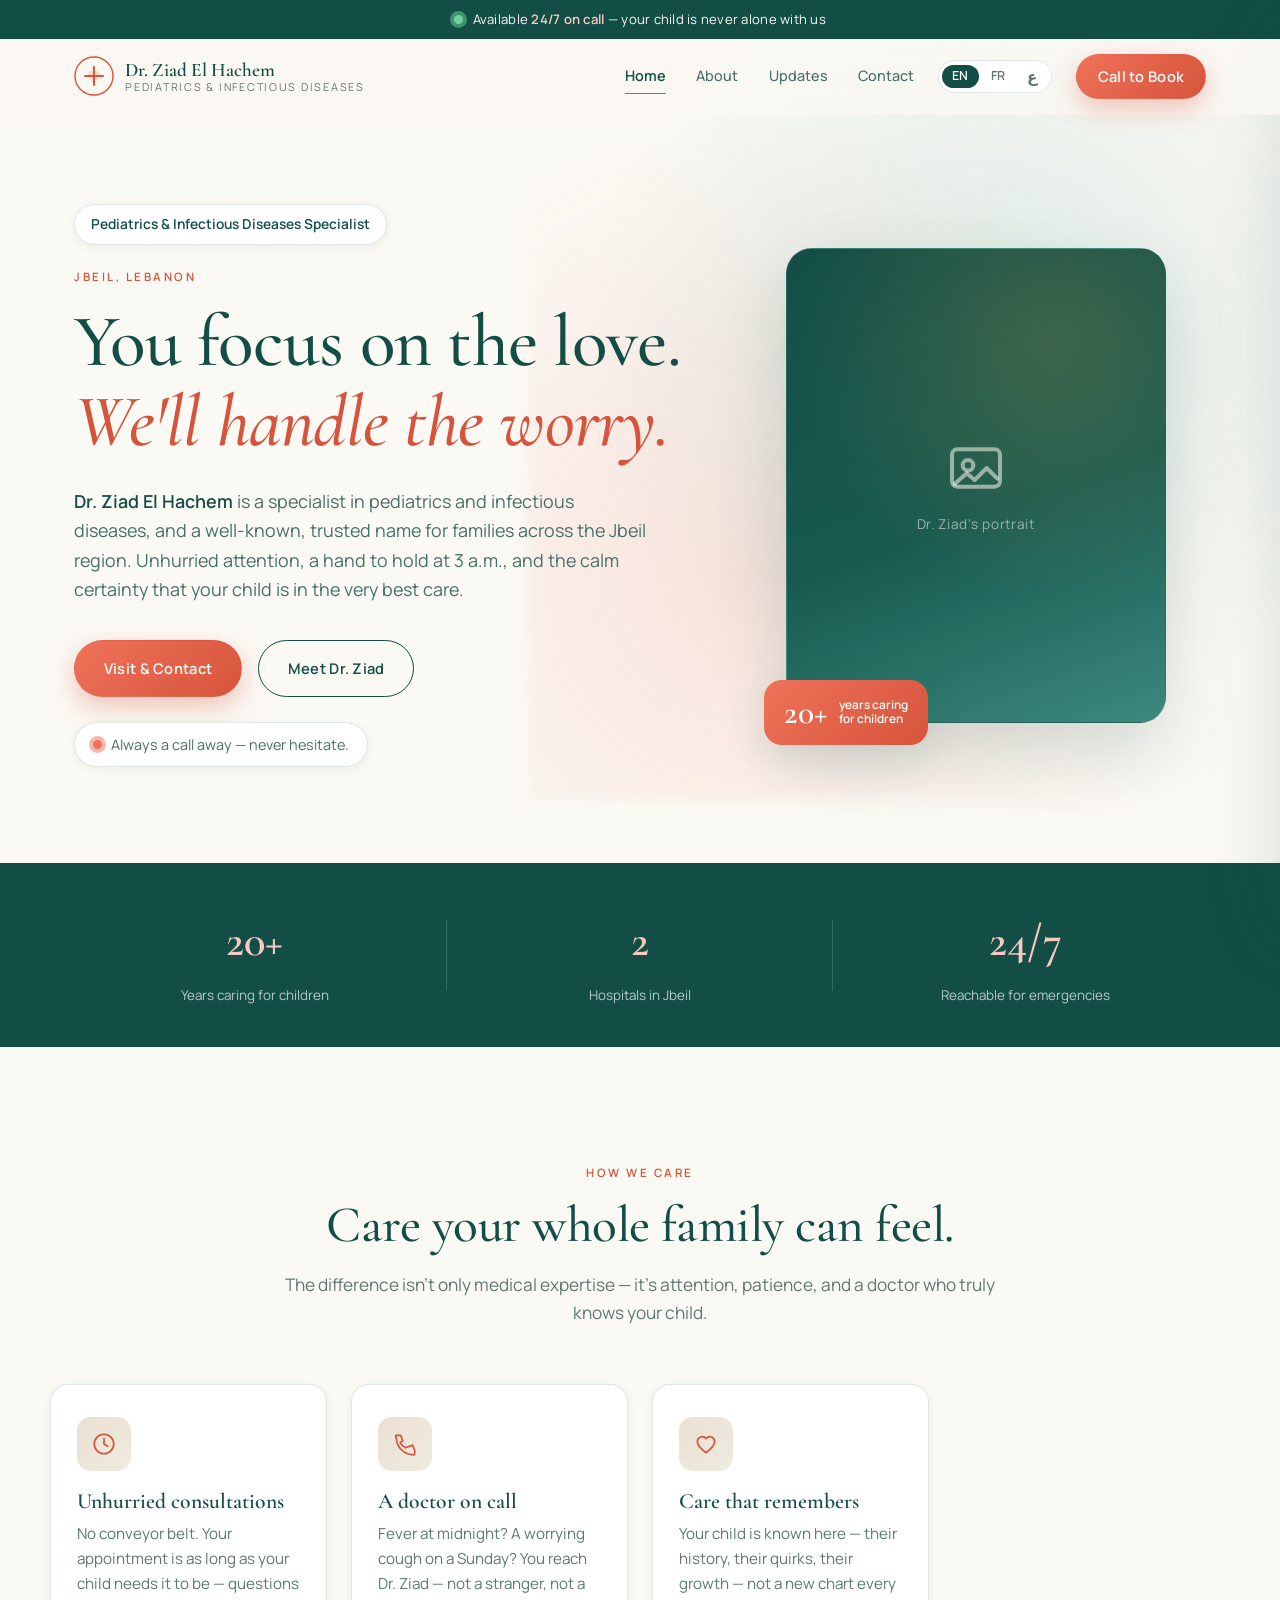
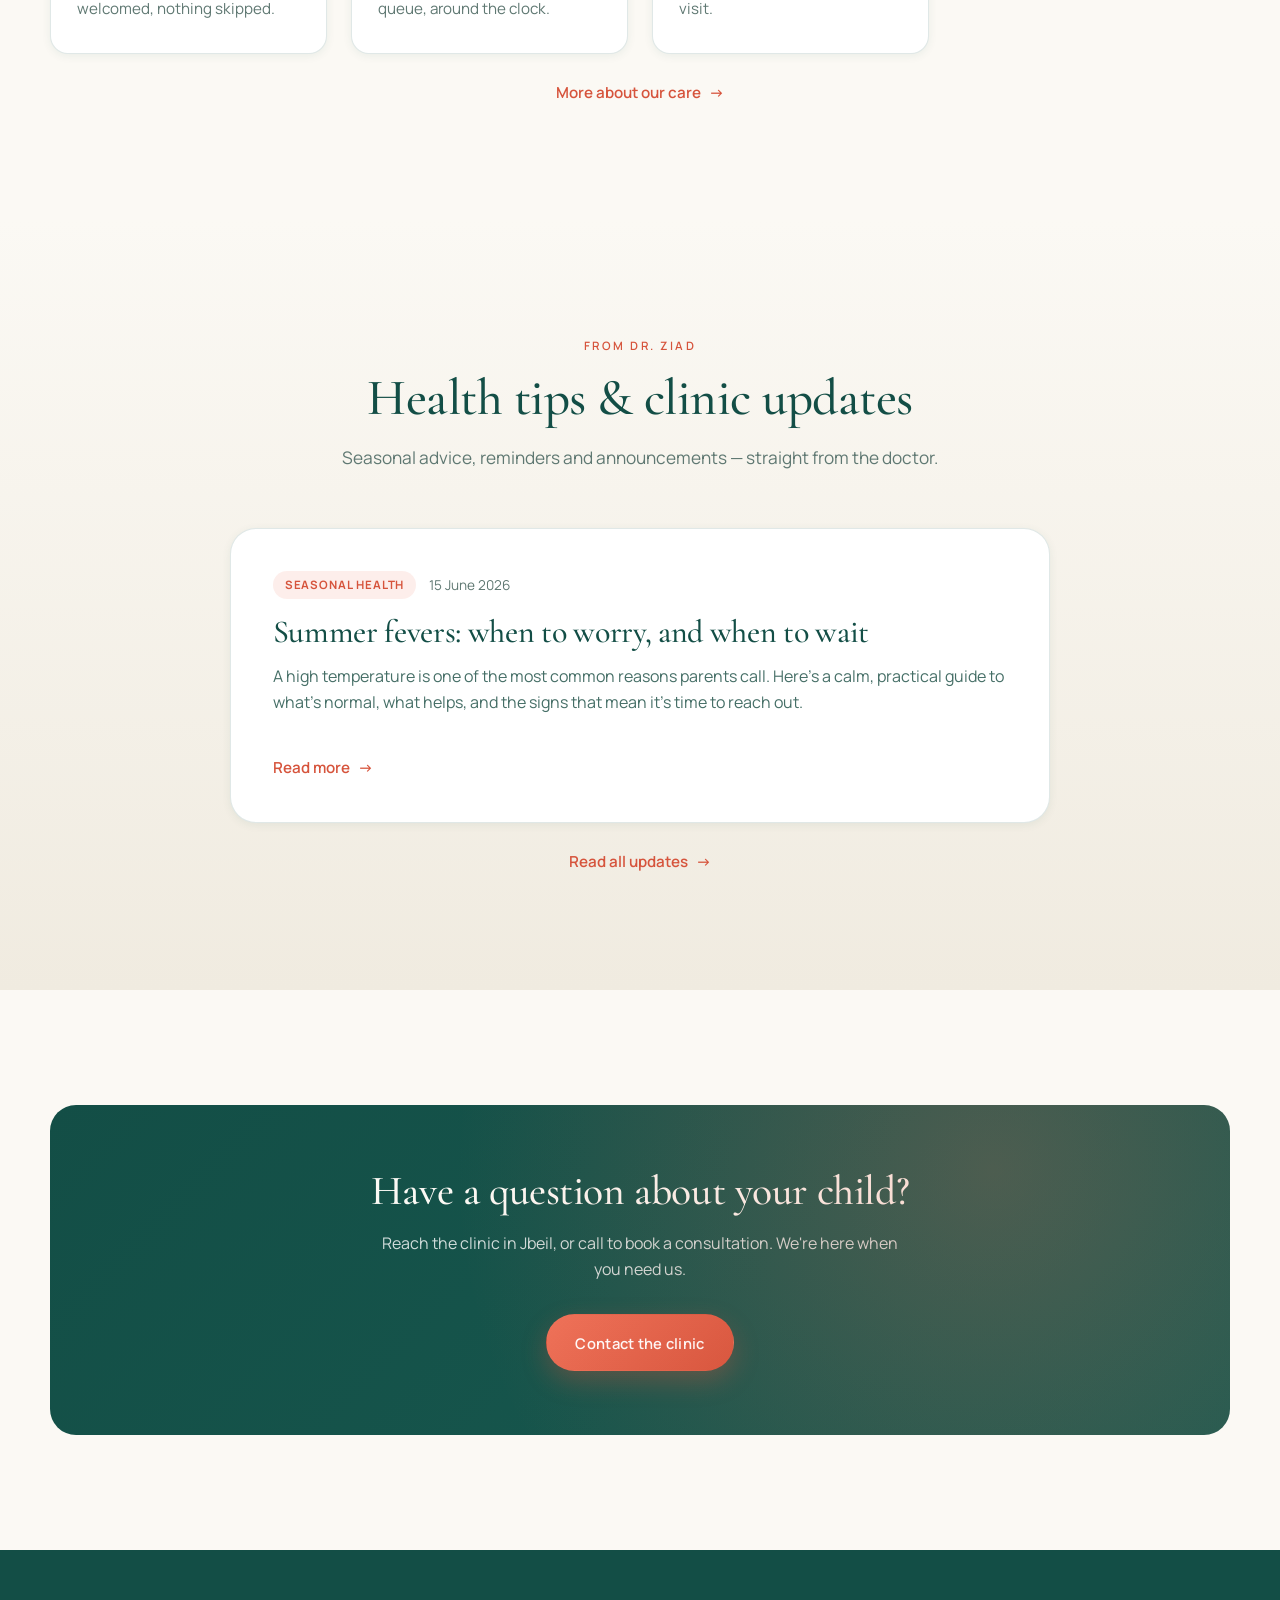
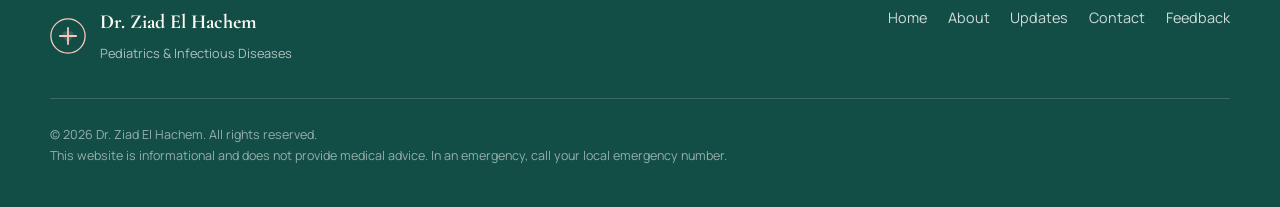
<file: index.html>
<!DOCTYPE html>
<html lang="en" dir="ltr">
<head>
  <meta charset="UTF-8" />
  <meta name="viewport" content="width=device-width, initial-scale=1.0" />
  <title>Dr. Ziad El Hachem — Pediatrics &amp; Infectious Diseases, Jbeil</title>
  <meta name="description" content="Dr. Ziad El Hachem — Pediatrics & Infectious Diseases specialist in Jbeil, Lebanon. Attentive, trusted care for your child, available 24/7 on call." />
  <meta name="theme-color" content="#134e46" />
  <meta property="og:title" content="Dr. Ziad El Hachem — Pediatric & Infectious Diseases Care" />
  <meta property="og:description" content="Trusted pediatric care in Jbeil. You focus on the love — we'll handle the worry." />
  <meta property="og:type" content="website" />

  <link rel="preconnect" href="https://fonts.googleapis.com" />
  <link rel="preconnect" href="https://fonts.gstatic.com" crossorigin />
  <link href="https://fonts.googleapis.com/css2?family=Cormorant+Garamond:ital,wght@0,400;0,500;0,600;1,400&family=Manrope:wght@300;400;500;600;700&family=Amiri:wght@400;700&family=Tajawal:wght@300;400;500;700&display=swap" rel="stylesheet" />
  <link rel="stylesheet" href="css/styles.css?v=2" />
</head>
<body>

  <!-- ===== Top on-call bar ===== -->
  <div class="topbar">
    <div class="topbar__inner">
      <span class="pulse" aria-hidden="true"></span>
      <span data-i18n-html="topbar">Available <strong>24/7 on call</strong> — your child is never alone with us</span>
    </div>
  </div>

  <!-- ===== Navigation ===== -->
  <header class="nav" id="nav">
    <div class="nav__inner">
      <a href="index.html" class="brand" aria-label="Dr. Ziad El Hachem — home">
        <span class="brand__mark" aria-hidden="true"><svg viewBox="0 0 40 40" width="40" height="40"><use href="#logo-mark"></use></svg></span>
        <span class="brand__text">
          <span class="brand__name">Dr. Ziad El Hachem</span>
          <span class="brand__role" data-i18n="brand.role">Pediatrics &amp; Infectious Diseases</span>
        </span>
      </a>
      <nav class="nav__links" aria-label="Primary">
        <a href="index.html" class="is-active" data-i18n="nav.home">Home</a>
        <a href="about.html" data-i18n="nav.about">About</a>
        <a href="updates.html" data-i18n="nav.updates">Updates</a>
        <a href="contact.html" data-i18n="nav.contact">Contact</a>
      </nav>
      <div class="lang-switch nav__lang" id="langSwitch" role="group" aria-label="Language">
        <button type="button" data-lang="en">EN</button>
        <button type="button" data-lang="fr">FR</button>
        <button type="button" data-lang="ar" lang="ar">ع</button>
      </div>
      <a href="contact.html" class="btn btn--gold nav__cta" data-i18n="nav.cta">Call to Book</a>
      <button class="nav__burger" id="burger" aria-label="Open menu" aria-expanded="false"><span></span><span></span><span></span></button>
    </div>
  </header>

  <!-- ===== Mobile menu ===== -->
  <div class="mobile-menu" id="mobileMenu" aria-hidden="true">
    <a href="index.html" data-i18n="nav.home">Home</a>
    <a href="about.html" data-i18n="nav.about">About</a>
    <a href="updates.html" data-i18n="nav.updates">Updates</a>
    <a href="contact.html" data-i18n="nav.contact">Contact</a>
    <div class="lang-switch mobile-menu__lang" role="group" aria-label="Language">
      <button type="button" data-lang="en">EN</button>
      <button type="button" data-lang="fr">FR</button>
      <button type="button" data-lang="ar" lang="ar">ع</button>
    </div>
    <a href="contact.html" class="btn btn--gold" data-i18n="nav.cta">Call to Book</a>
  </div>

  <main>
    <!-- ===== Hero ===== -->
    <section class="hero" id="home">
      <div class="hero__glow" aria-hidden="true"></div>
      <div class="hero__inner reveal">
        <span class="cred"><span data-i18n="home.cred">Pediatrics &amp; Infectious Diseases Specialist</span></span>
        <p class="eyebrow" data-i18n="hero.eyebrow">Jbeil, Lebanon</p>
        <h1 class="hero__title" data-i18n-html="hero.title">You focus on the love.<br /><span class="accent">We'll handle the worry.</span></h1>
        <p class="hero__lead" data-i18n-html="hero.lead">
          <strong>Dr. Ziad El Hachem</strong> is a specialist in pediatrics and infectious diseases,
          and a well-known, trusted name for families across the Jbeil region. Unhurried attention, a hand
          to hold at 3 a.m., and the calm certainty that your child is in the very best care.
        </p>
        <div class="hero__actions">
          <a href="contact.html" class="btn btn--gold" data-i18n="hero.cta1">Visit &amp; Contact</a>
          <a href="about.html" class="btn btn--ghost" data-i18n="hero.cta2">Meet Dr. Ziad</a>
        </div>
        <div class="hero__assurance">
          <span class="pulse pulse--gold" aria-hidden="true"></span>
          <span data-i18n="hero.assurance">Always a call away — never hesitate.</span>
        </div>
      </div>
      <div class="hero__portrait reveal">
        <div class="portrait-frame">
          <!-- Replace with: <img src="assets/dr-ziad.jpg" alt="Dr. Ziad El Hachem" /> -->
          <div class="portrait-placeholder">
            <svg viewBox="0 0 24 24" width="64" height="64"><use href="#icon-photo"></use></svg>
            <span data-i18n="portrait.caption">Dr. Ziad's portrait</span>
          </div>
          <div class="portrait-badge">
            <strong>20+</strong>
            <span data-i18n-html="badge.text">years caring<br />for children</span>
          </div>
        </div>
      </div>
    </section>

    <!-- ===== Trust strip ===== -->
    <section class="trust">
      <div class="trust__inner">
        <div class="trust__item reveal"><span class="trust__num">20+</span><span class="trust__label" data-i18n="trust.1">Years caring for children</span></div>
        <div class="trust__item reveal"><span class="trust__num">2</span><span class="trust__label" data-i18n="trust.2">Hospitals in Jbeil</span></div>
        <div class="trust__item reveal"><span class="trust__num">24/7</span><span class="trust__label" data-i18n="trust.3">Reachable for emergencies</span></div>
      </div>
    </section>

    <!-- ===== Care teaser ===== -->
    <section class="section">
      <div class="section__inner">
        <div class="section__head reveal">
          <p class="eyebrow" data-i18n="home.care.eyebrow">How we care</p>
          <h2 data-i18n="home.care.title">Care your whole family can feel.</h2>
          <p class="section__sub" data-i18n="home.care.sub">The difference isn't only medical expertise — it's attention, patience, and a doctor who truly knows your child.</p>
        </div>
        <div class="cards">
          <article class="card reveal">
            <div class="card__icon"><svg viewBox="0 0 24 24" width="26" height="26"><use href="#icon-clock"></use></svg></div>
            <h3 data-i18n="card1.title">Unhurried consultations</h3>
            <p data-i18n="card1.desc">No conveyor belt. Your appointment is as long as your child needs it to be — questions welcomed, nothing skipped.</p>
          </article>
          <article class="card reveal">
            <div class="card__icon"><svg viewBox="0 0 24 24" width="26" height="26"><use href="#icon-phone"></use></svg></div>
            <h3 data-i18n="card2.title">A doctor on call</h3>
            <p data-i18n="card2.desc">Fever at midnight? A worrying cough on a Sunday? You reach Dr. Ziad — not a stranger, not a queue, around the clock.</p>
          </article>
          <article class="card reveal">
            <div class="card__icon"><svg viewBox="0 0 24 24" width="26" height="26"><use href="#icon-heart"></use></svg></div>
            <h3 data-i18n="card3.title">Care that remembers</h3>
            <p data-i18n="card3.desc">Your child is known here — their history, their quirks, their growth — not a new chart every visit.</p>
          </article>
        </div>
        <div style="text-align:center"><a href="about.html" class="link-arrow" data-i18n="home.care.link">More about our care</a></div>
      </div>
    </section>

    <!-- ===== Updates teaser ===== -->
    <section class="section" style="background:linear-gradient(180deg,var(--cream) 0%,var(--cream-2) 100%)">
      <div class="section__inner">
        <div class="section__head reveal">
          <p class="eyebrow" data-i18n="home.upd.eyebrow">From Dr. Ziad</p>
          <h2 data-i18n="home.upd.title">Health tips &amp; clinic updates</h2>
          <p class="section__sub" data-i18n="home.upd.sub">Seasonal advice, reminders and announcements — straight from the doctor.</p>
        </div>
        <div class="posts">
          <article class="post reveal">
            <div class="post__meta">
              <span class="post__tag" data-i18n="post1.tag">Seasonal health</span>
              <span class="post__date" data-i18n="post1.date">15 June 2026</span>
            </div>
            <h2 data-i18n="post1.title">Summer fevers: when to worry, and when to wait</h2>
            <p data-i18n="post1.excerpt">A high temperature is one of the most common reasons parents call. Here's a calm, practical guide to what's normal, what helps, and the signs that mean it's time to reach out.</p>
            <a href="updates.html" class="link-arrow" data-i18n="home.upd.read">Read more</a>
          </article>
        </div>
        <div style="text-align:center"><a href="updates.html" class="link-arrow" data-i18n="home.upd.link">Read all updates</a></div>
      </div>
    </section>

    <!-- ===== CTA band ===== -->
    <section class="section">
      <div class="section__inner">
        <div class="cta-band reveal">
          <h2 data-i18n="home.cta.title">Have a question about your child?</h2>
          <p data-i18n="home.cta.sub">Reach the clinic in Jbeil, or call to book a consultation. We're here when you need us.</p>
          <a href="contact.html" class="btn btn--gold" data-i18n="home.cta.btn">Contact the clinic</a>
        </div>
      </div>
    </section>
  </main>

  <!-- ===== Footer ===== -->
  <footer class="footer">
    <div class="footer__inner">
      <div class="footer__brand">
        <span class="brand__mark" aria-hidden="true"><svg viewBox="0 0 40 40" width="36" height="36"><use href="#logo-mark"></use></svg></span>
        <div><strong>Dr. Ziad El Hachem</strong><span data-i18n="brand.role">Pediatrics &amp; Infectious Diseases · Jbeil, Lebanon</span></div>
      </div>
      <nav class="footer__links" aria-label="Footer">
        <a href="index.html" data-i18n="nav.home">Home</a>
        <a href="about.html" data-i18n="nav.about">About</a>
        <a href="updates.html" data-i18n="nav.updates">Updates</a>
        <a href="contact.html" data-i18n="nav.contact">Contact</a>
        <a href="feedback.html" data-i18n="nav.feedback">Feedback</a>
      </nav>
      <p class="footer__legal">© <span id="year"></span> Dr. Ziad El Hachem. <span data-i18n="footer.rights">All rights reserved.</span><br />
        <span data-i18n="footer.disc">This website is informational and does not provide medical advice. In an emergency, call your local emergency number.</span></p>
    </div>
  </footer>

  <!-- ===== SVG sprite ===== -->
  <svg width="0" height="0" style="position:absolute" aria-hidden="true"><defs>
    <symbol id="logo-mark" viewBox="0 0 40 40"><circle cx="20" cy="20" r="19" fill="none" stroke="currentColor" stroke-width="1.4"/><path d="M20 11v18M11 20h18" stroke="currentColor" stroke-width="2" stroke-linecap="round"/><path d="M20 27c4-3 6-5.5 6-8.4A3.4 3.4 0 0 0 20 16a3.4 3.4 0 0 0-6 2.6c0 2.9 2 5.4 6 8.4Z" fill="currentColor" opacity=".18"/></symbol>
    <symbol id="icon-photo" viewBox="0 0 24 24" fill="none" stroke="currentColor" stroke-width="1.5" stroke-linecap="round" stroke-linejoin="round"><rect x="3" y="5" width="18" height="14" rx="2"/><circle cx="9" cy="11" r="2"/><path d="m4 18 4.5-4 3 2.5L16 12l4 4"/></symbol>
    <symbol id="icon-shield" viewBox="0 0 24 24" fill="none" stroke="currentColor" stroke-width="1.6" stroke-linecap="round" stroke-linejoin="round"><path d="M12 3 5 6v5c0 4.4 3 8.3 7 9.5 4-1.2 7-5.1 7-9.5V6l-7-3Z"/><path d="m9 12 2 2 4-4"/></symbol>
    <symbol id="icon-check" viewBox="0 0 24 24" fill="none" stroke="currentColor" stroke-width="1.8" stroke-linecap="round" stroke-linejoin="round"><path d="m5 12 4.5 4.5L19 7"/></symbol>
    <symbol id="icon-clock" viewBox="0 0 24 24" fill="none" stroke="currentColor" stroke-width="1.6" stroke-linecap="round" stroke-linejoin="round"><circle cx="12" cy="12" r="9"/><path d="M12 7v5l3.5 2"/></symbol>
    <symbol id="icon-phone" viewBox="0 0 24 24" fill="none" stroke="currentColor" stroke-width="1.6" stroke-linecap="round" stroke-linejoin="round"><path d="M5 4h3l2 5-2.5 1.5a11 11 0 0 0 5 5L19 13l2 5v3a1 1 0 0 1-1 1A16 16 0 0 1 4 6a1 1 0 0 1 1-2Z"/></symbol>
    <symbol id="icon-heart" viewBox="0 0 24 24" fill="none" stroke="currentColor" stroke-width="1.6" stroke-linecap="round" stroke-linejoin="round"><path d="M12 20c5-3.5 8-6.5 8-10.5A4.5 4.5 0 0 0 12 7a4.5 4.5 0 0 0-8 2.5C4 13.5 7 16.5 12 20Z"/></symbol>
    <symbol id="icon-baby" viewBox="0 0 24 24" fill="none" stroke="currentColor" stroke-width="1.5" stroke-linecap="round" stroke-linejoin="round"><circle cx="12" cy="9" r="5"/><path d="M9 8.5h.01M15 8.5h.01M10 12c.8.7 3.2.7 4 0"/><path d="M5 21c1.5-3 4-4.5 7-4.5S17.5 18 19 21"/></symbol>
    <symbol id="icon-growth" viewBox="0 0 24 24" fill="none" stroke="currentColor" stroke-width="1.6" stroke-linecap="round" stroke-linejoin="round"><path d="M4 20V4M4 20h16"/><path d="m7 15 3.5-3.5L13 14l5-6"/></symbol>
    <symbol id="icon-syringe" viewBox="0 0 24 24" fill="none" stroke="currentColor" stroke-width="1.6" stroke-linecap="round" stroke-linejoin="round"><path d="m18 6-9 9-3 3-2 2M14 4l6 6M16 8l-3 3M9 11l4 4"/></symbol>
    <symbol id="icon-stethoscope" viewBox="0 0 24 24" fill="none" stroke="currentColor" stroke-width="1.6" stroke-linecap="round" stroke-linejoin="round"><path d="M5 3v6a4 4 0 0 0 8 0V3"/><path d="M9 17a5 5 0 0 0 10 0v-2"/><circle cx="19" cy="12" r="2"/></symbol>
    <symbol id="icon-clipboard" viewBox="0 0 24 24" fill="none" stroke="currentColor" stroke-width="1.5" stroke-linecap="round" stroke-linejoin="round"><rect x="5" y="5" width="14" height="16" rx="2"/><path d="M9 5V4a1 1 0 0 1 1-1h4a1 1 0 0 1 1 1v1M9 11h6M9 15h4"/></symbol>
    <symbol id="icon-chat" viewBox="0 0 24 24" fill="none" stroke="currentColor" stroke-width="1.5" stroke-linecap="round" stroke-linejoin="round"><path d="M4 5h16v11H9l-4 3v-3H4Z"/></symbol>
    <symbol id="icon-hospital" viewBox="0 0 24 24" fill="none" stroke="currentColor" stroke-width="1.5" stroke-linecap="round" stroke-linejoin="round"><path d="M4 21V7l8-4 8 4v14"/><path d="M4 21h16M12 8v6M9 11h6M9 21v-4h6v4"/></symbol>
    <symbol id="icon-pin" viewBox="0 0 24 24" fill="none" stroke="currentColor" stroke-width="1.6" stroke-linecap="round" stroke-linejoin="round"><path d="M12 21s7-5.5 7-11a7 7 0 0 0-14 0c0 5.5 7 11 7 11Z"/><circle cx="12" cy="10" r="2.5"/></symbol>
    <symbol id="icon-mail" viewBox="0 0 24 24" fill="none" stroke="currentColor" stroke-width="1.6" stroke-linecap="round" stroke-linejoin="round"><rect x="3" y="5" width="18" height="14" rx="2"/><path d="m4 7 8 6 8-6"/></symbol>
    <symbol id="icon-virus" viewBox="0 0 24 24" fill="none" stroke="currentColor" stroke-width="1.6" stroke-linecap="round" stroke-linejoin="round"><circle cx="12" cy="12" r="4.5"/><path d="M12 3v3M12 18v3M3 12h3M18 12h3M5.6 5.6l2.1 2.1M16.3 16.3l2.1 2.1M18.4 5.6l-2.1 2.1M7.7 16.3l-2.1 2.1"/></symbol>
    <symbol id="icon-facebook" viewBox="0 0 24 24"><path fill="currentColor" d="M13.5 21v-7h2.3l.4-2.85h-2.7V9.3c0-.8.23-1.4 1.42-1.4H16.4V5.36c-.27-.04-1.18-.12-2.24-.12-2.22 0-3.74 1.36-3.74 3.84v2.07H8v2.85h2.42V21z"/></symbol>
    <symbol id="icon-instagram" viewBox="0 0 24 24" fill="none" stroke="currentColor" stroke-width="1.6"><rect x="4" y="4" width="16" height="16" rx="5"/><circle cx="12" cy="12" r="3.6"/><circle cx="16.6" cy="7.4" r="1.1" fill="currentColor" stroke="none"/></symbol>
    <symbol id="icon-link" viewBox="0 0 24 24" fill="none" stroke="currentColor" stroke-width="1.6" stroke-linecap="round" stroke-linejoin="round"><path d="M9 15 15 9M10.5 6.5l1-1a3.5 3.5 0 0 1 5 5l-1 1M13.5 17.5l-1 1a3.5 3.5 0 0 1-5-5l1-1"/></symbol>
  </defs></svg>

  <script src="js/i18n.js?v=2"></script>
  <script src="js/main.js?v=2"></script>
</body>
</html>
</file>
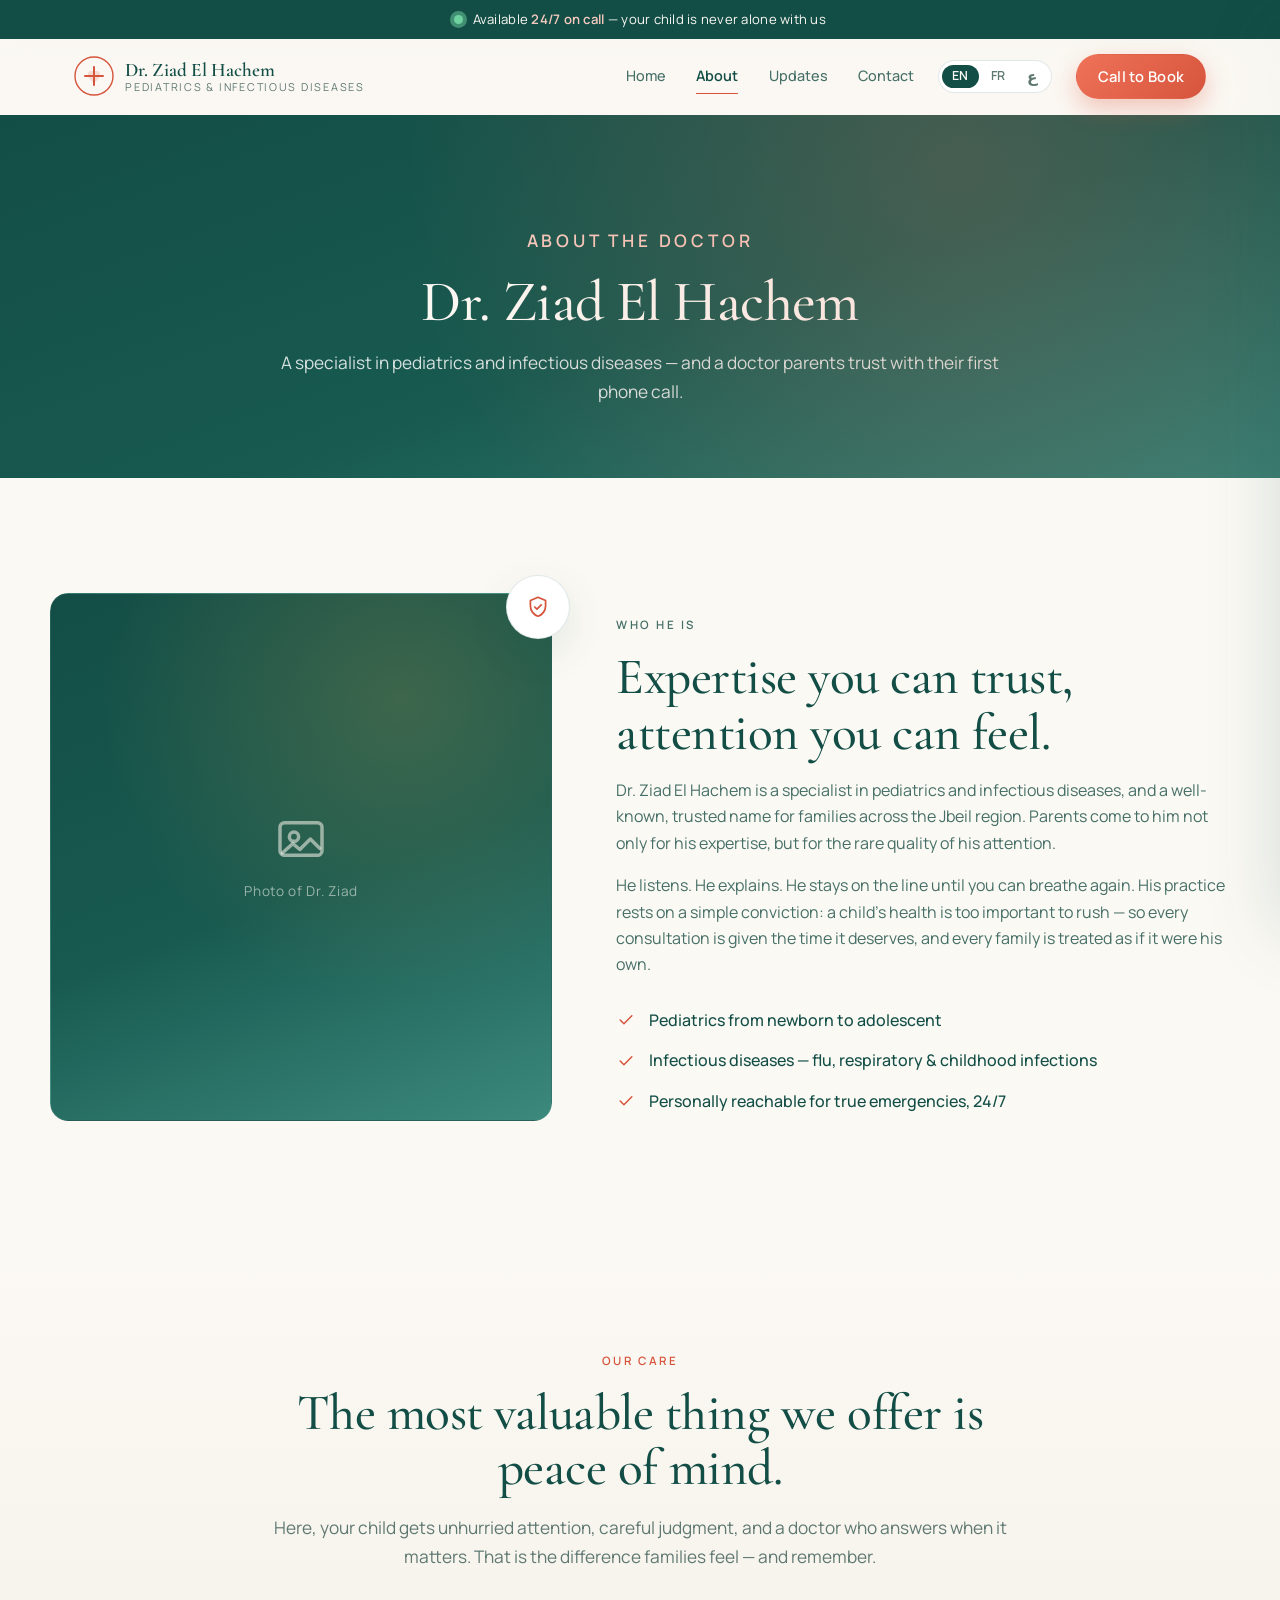
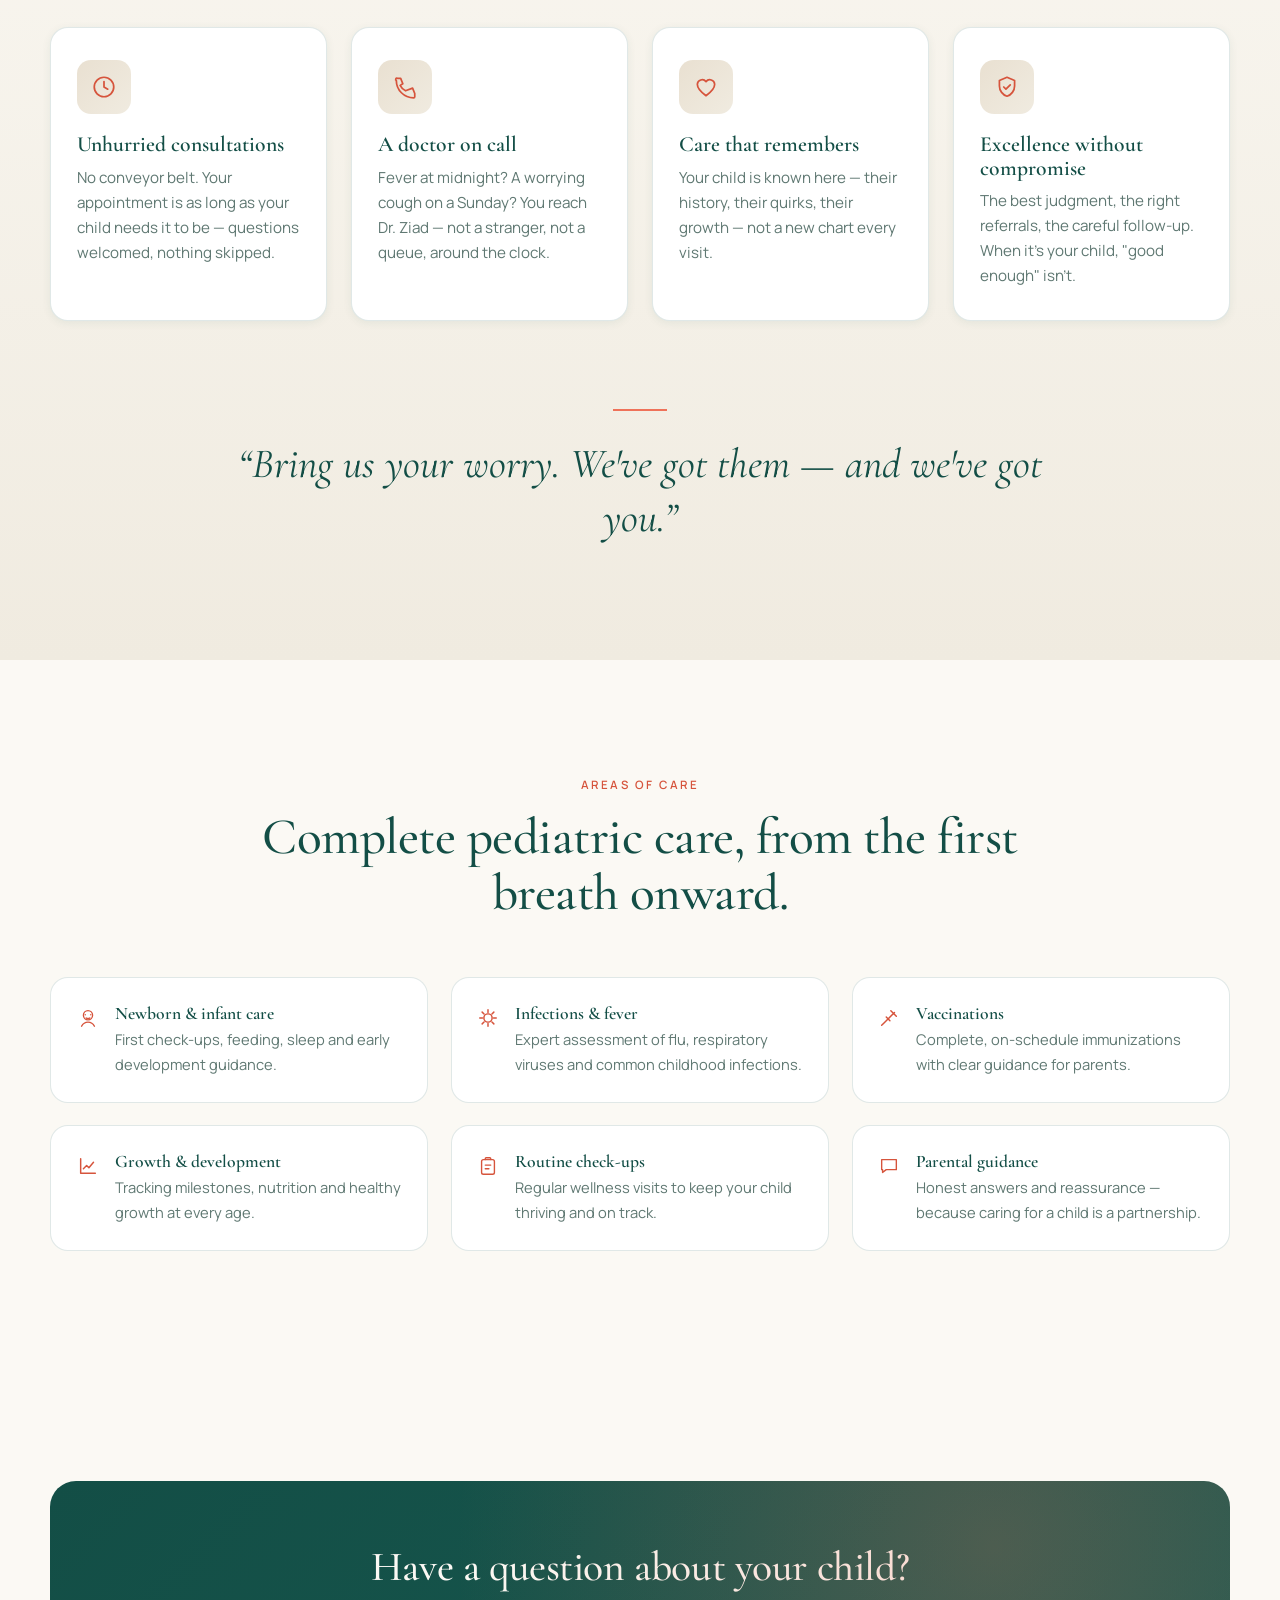
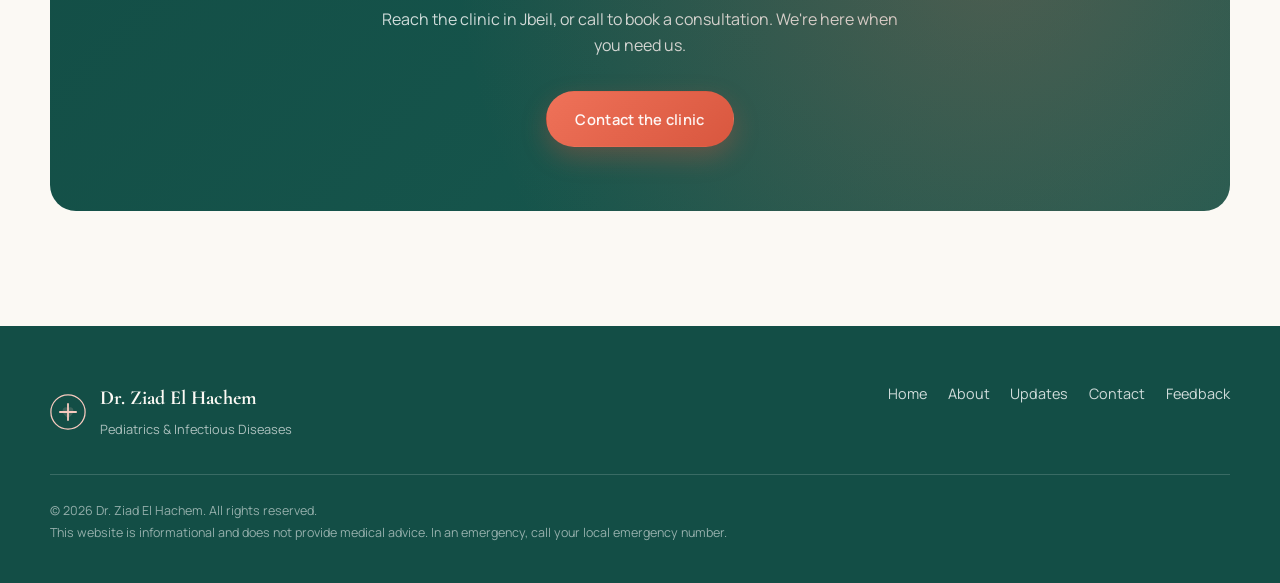
<file: about.html>
<!DOCTYPE html>
<html lang="en" dir="ltr">
<head>
  <meta charset="UTF-8" />
  <meta name="viewport" content="width=device-width, initial-scale=1.0" />
  <title>About — Dr. Ziad El Hachem, Pediatrics &amp; Infectious Diseases</title>
  <meta name="description" content="About Dr. Ziad El Hachem — a specialist in pediatrics and infectious diseases in Jbeil, Lebanon, and the philosophy of care behind his practice." />
  <meta name="theme-color" content="#134e46" />
  <link rel="preconnect" href="https://fonts.googleapis.com" />
  <link rel="preconnect" href="https://fonts.gstatic.com" crossorigin />
  <link href="https://fonts.googleapis.com/css2?family=Cormorant+Garamond:ital,wght@0,400;0,500;0,600;1,400&family=Manrope:wght@300;400;500;600;700&family=Amiri:wght@400;700&family=Tajawal:wght@300;400;500;700&display=swap" rel="stylesheet" />
  <link rel="stylesheet" href="css/styles.css?v=2" />
</head>
<body>

  <div class="topbar">
    <div class="topbar__inner">
      <span class="pulse" aria-hidden="true"></span>
      <span data-i18n-html="topbar">Available <strong>24/7 on call</strong> — your child is never alone with us</span>
    </div>
  </div>

  <header class="nav" id="nav">
    <div class="nav__inner">
      <a href="index.html" class="brand" aria-label="Dr. Ziad El Hachem — home">
        <span class="brand__mark" aria-hidden="true"><svg viewBox="0 0 40 40" width="40" height="40"><use href="#logo-mark"></use></svg></span>
        <span class="brand__text">
          <span class="brand__name">Dr. Ziad El Hachem</span>
          <span class="brand__role" data-i18n="brand.role">Pediatrics &amp; Infectious Diseases</span>
        </span>
      </a>
      <nav class="nav__links" aria-label="Primary">
        <a href="index.html" data-i18n="nav.home">Home</a>
        <a href="about.html" class="is-active" data-i18n="nav.about">About</a>
        <a href="updates.html" data-i18n="nav.updates">Updates</a>
        <a href="contact.html" data-i18n="nav.contact">Contact</a>
      </nav>
      <div class="lang-switch nav__lang" id="langSwitch" role="group" aria-label="Language">
        <button type="button" data-lang="en">EN</button>
        <button type="button" data-lang="fr">FR</button>
        <button type="button" data-lang="ar" lang="ar">ع</button>
      </div>
      <a href="contact.html" class="btn btn--gold nav__cta" data-i18n="nav.cta">Call to Book</a>
      <button class="nav__burger" id="burger" aria-label="Open menu" aria-expanded="false"><span></span><span></span><span></span></button>
    </div>
  </header>

  <div class="mobile-menu" id="mobileMenu" aria-hidden="true">
    <a href="index.html" data-i18n="nav.home">Home</a>
    <a href="about.html" data-i18n="nav.about">About</a>
    <a href="updates.html" data-i18n="nav.updates">Updates</a>
    <a href="contact.html" data-i18n="nav.contact">Contact</a>
    <div class="lang-switch mobile-menu__lang" role="group" aria-label="Language">
      <button type="button" data-lang="en">EN</button>
      <button type="button" data-lang="fr">FR</button>
      <button type="button" data-lang="ar" lang="ar">ع</button>
    </div>
    <a href="contact.html" class="btn btn--gold" data-i18n="nav.cta">Call to Book</a>
  </div>

  <main>
    <!-- Page banner -->
    <section class="page-hero">
      <div class="page-hero__inner reveal">
        <p class="eyebrow" data-i18n="about.kicker">About the doctor</p>
        <h1 data-i18n="about.h1">Dr. Ziad El Hachem</h1>
        <p data-i18n="about.tagline">A specialist in pediatrics and infectious diseases — and a doctor parents trust with their first phone call.</p>
      </div>
    </section>

    <!-- Bio -->
    <section class="section about">
      <div class="section__inner about__grid">
        <div class="about__media reveal">
          <div class="about__photo">
            <div class="portrait-placeholder portrait-placeholder--lg">
              <svg viewBox="0 0 24 24" width="56" height="56"><use href="#icon-photo"></use></svg>
              <span data-i18n="about.photo">Photo of Dr. Ziad</span>
            </div>
          </div>
          <div class="about__seal" aria-hidden="true"><svg viewBox="0 0 24 24" width="26" height="26"><use href="#icon-shield"></use></svg></div>
        </div>
        <div class="about__body reveal">
          <p class="eyebrow" data-i18n="about.eyebrow">Who he is</p>
          <h2 data-i18n="about.title">Expertise you can trust, attention you can feel.</h2>
          <p data-i18n="about.p1">Dr. Ziad El Hachem is a specialist in pediatrics and infectious diseases, and a well-known, trusted name for families across the Jbeil region. Parents come to him not only for his expertise, but for the rare quality of his attention.</p>
          <p data-i18n="about.p2">He listens. He explains. He stays on the line until you can breathe again. His practice rests on a simple conviction: a child's health is too important to rush — so every consultation is given the time it deserves, and every family is treated as if it were his own.</p>
          <ul class="about__points">
            <li><svg viewBox="0 0 24 24" width="20" height="20"><use href="#icon-check"></use></svg> <span data-i18n="about.point1">Pediatrics from newborn to adolescent</span></li>
            <li><svg viewBox="0 0 24 24" width="20" height="20"><use href="#icon-check"></use></svg> <span data-i18n="about.point2">Infectious diseases — flu, respiratory &amp; childhood infections</span></li>
            <li><svg viewBox="0 0 24 24" width="20" height="20"><use href="#icon-check"></use></svg> <span data-i18n="about.point3">Personally reachable for true emergencies, 24/7</span></li>
          </ul>
        </div>
      </div>
    </section>

    <!-- Philosophy -->
    <section class="section philosophy" id="care">
      <div class="section__inner">
        <div class="section__head reveal">
          <p class="eyebrow" data-i18n="phil.eyebrow">Our care</p>
          <h2 data-i18n="phil.title">The most valuable thing we offer is peace of mind.</h2>
          <p class="section__sub" data-i18n="phil.sub">Here, your child gets unhurried attention, careful judgment, and a doctor who answers when it matters. That is the difference families feel — and remember.</p>
        </div>
        <div class="cards">
          <article class="card reveal"><div class="card__icon"><svg viewBox="0 0 24 24" width="26" height="26"><use href="#icon-clock"></use></svg></div><h3 data-i18n="card1.title">Unhurried consultations</h3><p data-i18n="card1.desc">No conveyor belt. Your appointment is as long as your child needs it to be — questions welcomed, nothing skipped.</p></article>
          <article class="card reveal"><div class="card__icon"><svg viewBox="0 0 24 24" width="26" height="26"><use href="#icon-phone"></use></svg></div><h3 data-i18n="card2.title">A doctor on call</h3><p data-i18n="card2.desc">Fever at midnight? A worrying cough on a Sunday? You reach Dr. Ziad — not a stranger, not a queue, around the clock.</p></article>
          <article class="card reveal"><div class="card__icon"><svg viewBox="0 0 24 24" width="26" height="26"><use href="#icon-heart"></use></svg></div><h3 data-i18n="card3.title">Care that remembers</h3><p data-i18n="card3.desc">Your child is known here — their history, their quirks, their growth — not a new chart every visit.</p></article>
          <article class="card reveal"><div class="card__icon"><svg viewBox="0 0 24 24" width="26" height="26"><use href="#icon-shield"></use></svg></div><h3 data-i18n="card4.title">Excellence without compromise</h3><p data-i18n="card4.desc">The best judgment, the right referrals, the careful follow-up. When it's your child, "good enough" isn't.</p></article>
        </div>
        <blockquote class="pullquote reveal" data-i18n="pullquote">“Bring us your worry. We've got them — and we've got you.”</blockquote>
      </div>
    </section>

    <!-- Services -->
    <section class="section services" id="services">
      <div class="section__inner">
        <div class="section__head reveal">
          <p class="eyebrow" data-i18n="serv.eyebrow">Areas of care</p>
          <h2 data-i18n="serv.title">Complete pediatric care, from the first breath onward.</h2>
        </div>
        <div class="services__grid">
          <div class="service reveal"><svg viewBox="0 0 24 24" width="22" height="22"><use href="#icon-baby"></use></svg><div><h3 data-i18n="s1.title">Newborn &amp; infant care</h3><p data-i18n="s1.desc">First check-ups, feeding, sleep and early development guidance.</p></div></div>
          <div class="service reveal"><svg viewBox="0 0 24 24" width="22" height="22"><use href="#icon-virus"></use></svg><div><h3 data-i18n="s2.title">Infections &amp; fever</h3><p data-i18n="s2.desc">Expert assessment of flu, respiratory viruses and common childhood infections.</p></div></div>
          <div class="service reveal"><svg viewBox="0 0 24 24" width="22" height="22"><use href="#icon-syringe"></use></svg><div><h3 data-i18n="s3.title">Vaccinations</h3><p data-i18n="s3.desc">Complete, on-schedule immunizations with clear guidance for parents.</p></div></div>
          <div class="service reveal"><svg viewBox="0 0 24 24" width="22" height="22"><use href="#icon-growth"></use></svg><div><h3 data-i18n="s4.title">Growth &amp; development</h3><p data-i18n="s4.desc">Tracking milestones, nutrition and healthy growth at every age.</p></div></div>
          <div class="service reveal"><svg viewBox="0 0 24 24" width="22" height="22"><use href="#icon-clipboard"></use></svg><div><h3 data-i18n="s5.title">Routine check-ups</h3><p data-i18n="s5.desc">Regular wellness visits to keep your child thriving and on track.</p></div></div>
          <div class="service reveal"><svg viewBox="0 0 24 24" width="22" height="22"><use href="#icon-chat"></use></svg><div><h3 data-i18n="s6.title">Parental guidance</h3><p data-i18n="s6.desc">Honest answers and reassurance — because caring for a child is a partnership.</p></div></div>
        </div>
      </div>
    </section>

    <section class="section">
      <div class="section__inner">
        <div class="cta-band reveal">
          <h2 data-i18n="home.cta.title">Have a question about your child?</h2>
          <p data-i18n="home.cta.sub">Reach the clinic in Jbeil, or call to book a consultation. We're here when you need us.</p>
          <a href="contact.html" class="btn btn--gold" data-i18n="home.cta.btn">Contact the clinic</a>
        </div>
      </div>
    </section>
  </main>

  <footer class="footer">
    <div class="footer__inner">
      <div class="footer__brand">
        <span class="brand__mark" aria-hidden="true"><svg viewBox="0 0 40 40" width="36" height="36"><use href="#logo-mark"></use></svg></span>
        <div><strong>Dr. Ziad El Hachem</strong><span data-i18n="brand.role">Pediatrics &amp; Infectious Diseases · Jbeil, Lebanon</span></div>
      </div>
      <nav class="footer__links" aria-label="Footer">
        <a href="index.html" data-i18n="nav.home">Home</a>
        <a href="about.html" data-i18n="nav.about">About</a>
        <a href="updates.html" data-i18n="nav.updates">Updates</a>
        <a href="contact.html" data-i18n="nav.contact">Contact</a>
        <a href="feedback.html" data-i18n="nav.feedback">Feedback</a>
      </nav>
      <p class="footer__legal">© <span id="year"></span> Dr. Ziad El Hachem. <span data-i18n="footer.rights">All rights reserved.</span><br />
        <span data-i18n="footer.disc">This website is informational and does not provide medical advice. In an emergency, call your local emergency number.</span></p>
    </div>
  </footer>

  <svg width="0" height="0" style="position:absolute" aria-hidden="true"><defs>
    <symbol id="logo-mark" viewBox="0 0 40 40"><circle cx="20" cy="20" r="19" fill="none" stroke="currentColor" stroke-width="1.4"/><path d="M20 11v18M11 20h18" stroke="currentColor" stroke-width="2" stroke-linecap="round"/><path d="M20 27c4-3 6-5.5 6-8.4A3.4 3.4 0 0 0 20 16a3.4 3.4 0 0 0-6 2.6c0 2.9 2 5.4 6 8.4Z" fill="currentColor" opacity=".18"/></symbol>
    <symbol id="icon-photo" viewBox="0 0 24 24" fill="none" stroke="currentColor" stroke-width="1.5" stroke-linecap="round" stroke-linejoin="round"><rect x="3" y="5" width="18" height="14" rx="2"/><circle cx="9" cy="11" r="2"/><path d="m4 18 4.5-4 3 2.5L16 12l4 4"/></symbol>
    <symbol id="icon-shield" viewBox="0 0 24 24" fill="none" stroke="currentColor" stroke-width="1.6" stroke-linecap="round" stroke-linejoin="round"><path d="M12 3 5 6v5c0 4.4 3 8.3 7 9.5 4-1.2 7-5.1 7-9.5V6l-7-3Z"/><path d="m9 12 2 2 4-4"/></symbol>
    <symbol id="icon-check" viewBox="0 0 24 24" fill="none" stroke="currentColor" stroke-width="1.8" stroke-linecap="round" stroke-linejoin="round"><path d="m5 12 4.5 4.5L19 7"/></symbol>
    <symbol id="icon-clock" viewBox="0 0 24 24" fill="none" stroke="currentColor" stroke-width="1.6" stroke-linecap="round" stroke-linejoin="round"><circle cx="12" cy="12" r="9"/><path d="M12 7v5l3.5 2"/></symbol>
    <symbol id="icon-phone" viewBox="0 0 24 24" fill="none" stroke="currentColor" stroke-width="1.6" stroke-linecap="round" stroke-linejoin="round"><path d="M5 4h3l2 5-2.5 1.5a11 11 0 0 0 5 5L19 13l2 5v3a1 1 0 0 1-1 1A16 16 0 0 1 4 6a1 1 0 0 1 1-2Z"/></symbol>
    <symbol id="icon-heart" viewBox="0 0 24 24" fill="none" stroke="currentColor" stroke-width="1.6" stroke-linecap="round" stroke-linejoin="round"><path d="M12 20c5-3.5 8-6.5 8-10.5A4.5 4.5 0 0 0 12 7a4.5 4.5 0 0 0-8 2.5C4 13.5 7 16.5 12 20Z"/></symbol>
    <symbol id="icon-baby" viewBox="0 0 24 24" fill="none" stroke="currentColor" stroke-width="1.5" stroke-linecap="round" stroke-linejoin="round"><circle cx="12" cy="9" r="5"/><path d="M9 8.5h.01M15 8.5h.01M10 12c.8.7 3.2.7 4 0"/><path d="M5 21c1.5-3 4-4.5 7-4.5S17.5 18 19 21"/></symbol>
    <symbol id="icon-growth" viewBox="0 0 24 24" fill="none" stroke="currentColor" stroke-width="1.6" stroke-linecap="round" stroke-linejoin="round"><path d="M4 20V4M4 20h16"/><path d="m7 15 3.5-3.5L13 14l5-6"/></symbol>
    <symbol id="icon-syringe" viewBox="0 0 24 24" fill="none" stroke="currentColor" stroke-width="1.6" stroke-linecap="round" stroke-linejoin="round"><path d="m18 6-9 9-3 3-2 2M14 4l6 6M16 8l-3 3M9 11l4 4"/></symbol>
    <symbol id="icon-clipboard" viewBox="0 0 24 24" fill="none" stroke="currentColor" stroke-width="1.5" stroke-linecap="round" stroke-linejoin="round"><rect x="5" y="5" width="14" height="16" rx="2"/><path d="M9 5V4a1 1 0 0 1 1-1h4a1 1 0 0 1 1 1v1M9 11h6M9 15h4"/></symbol>
    <symbol id="icon-chat" viewBox="0 0 24 24" fill="none" stroke="currentColor" stroke-width="1.5" stroke-linecap="round" stroke-linejoin="round"><path d="M4 5h16v11H9l-4 3v-3H4Z"/></symbol>
    <symbol id="icon-virus" viewBox="0 0 24 24" fill="none" stroke="currentColor" stroke-width="1.6" stroke-linecap="round" stroke-linejoin="round"><circle cx="12" cy="12" r="4.5"/><path d="M12 3v3M12 18v3M3 12h3M18 12h3M5.6 5.6l2.1 2.1M16.3 16.3l2.1 2.1M18.4 5.6l-2.1 2.1M7.7 16.3l-2.1 2.1"/></symbol>
  </defs></svg>

  <script src="js/i18n.js?v=2"></script>
  <script src="js/main.js?v=2"></script>
</body>
</html>
</file>
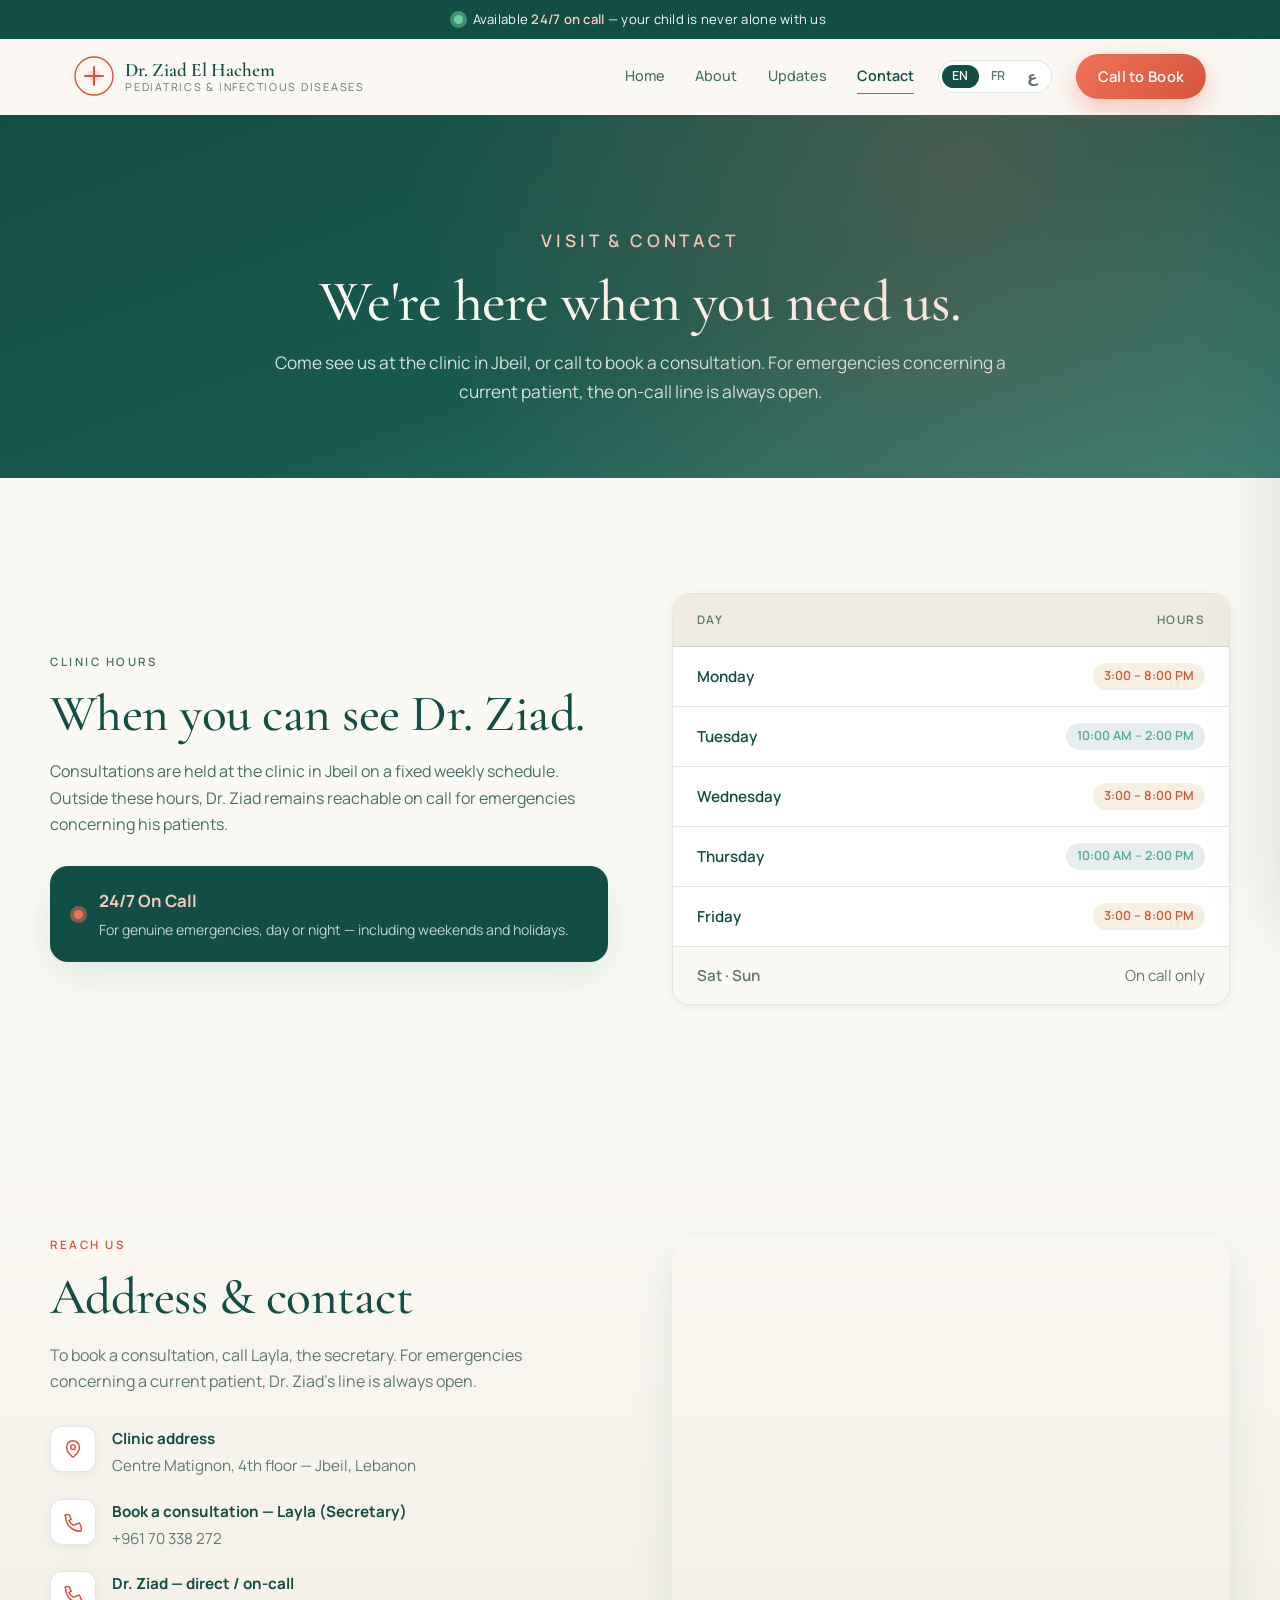
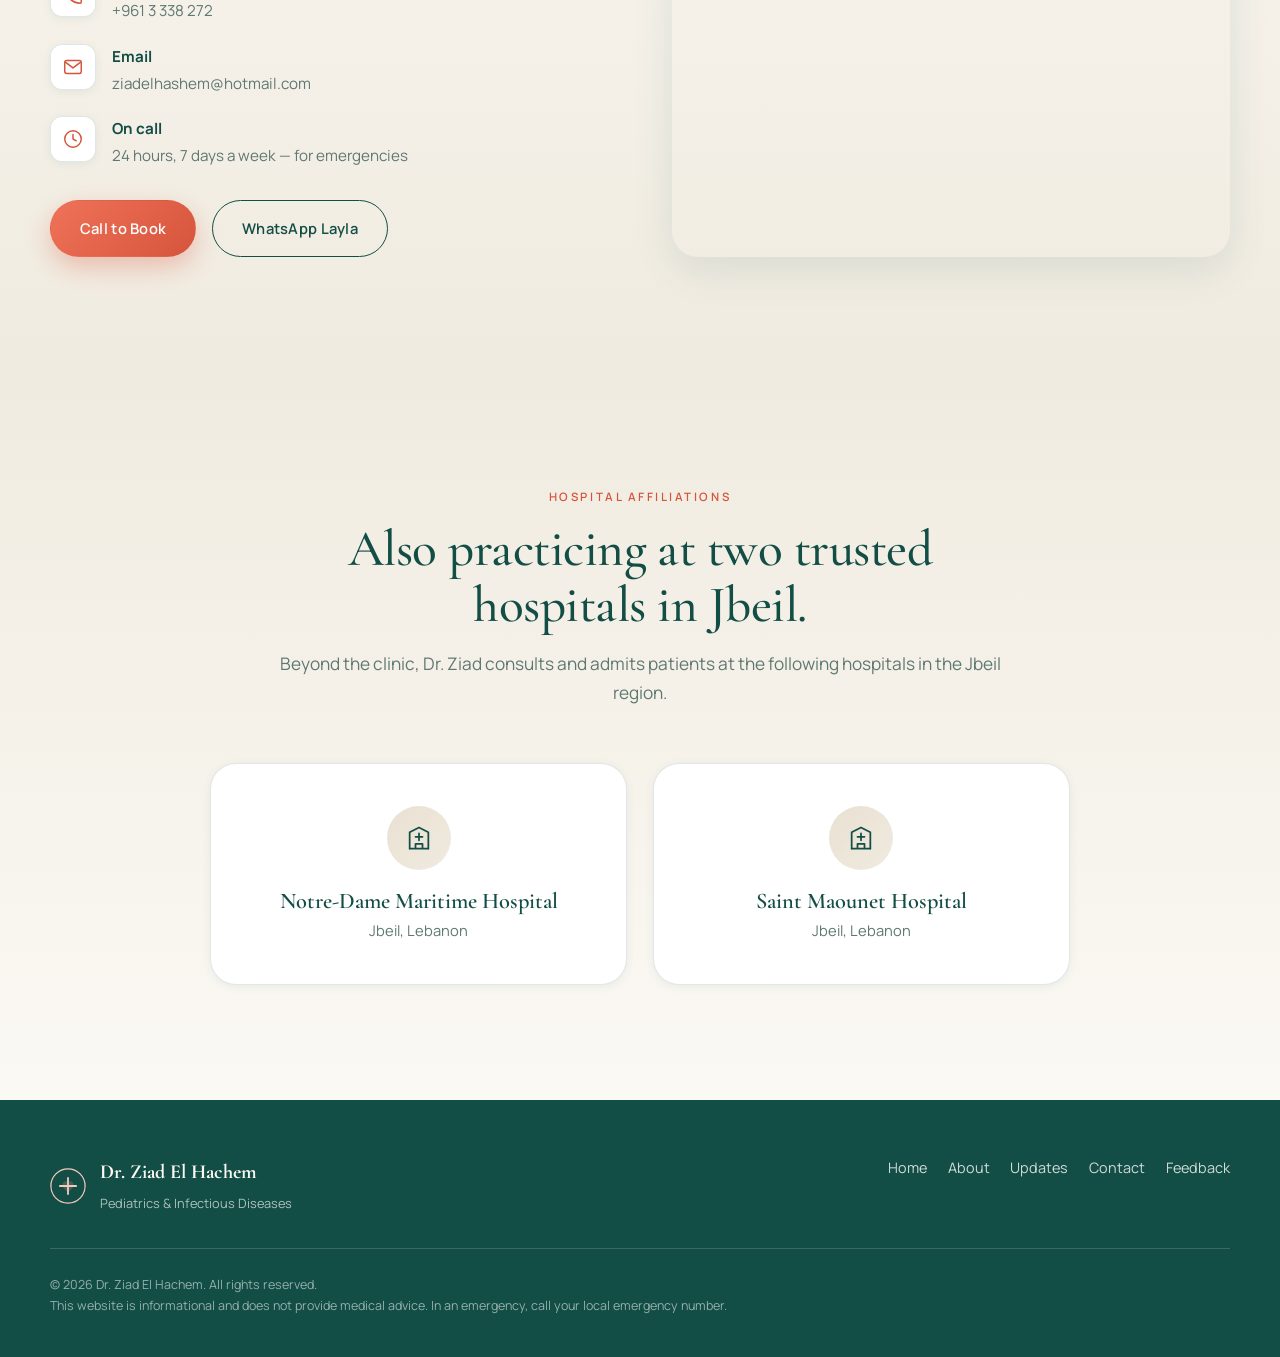
<file: contact.html>
<!DOCTYPE html>
<html lang="en" dir="ltr">
<head>
  <meta charset="UTF-8" />
  <meta name="viewport" content="width=device-width, initial-scale=1.0" />
  <title>Contact &amp; Hours — Dr. Ziad El Hachem, Jbeil</title>
  <meta name="description" content="Clinic hours, address and contact details for Dr. Ziad El Hachem in Jbeil — book a consultation, or reach the 24/7 on-call line." />
  <meta name="theme-color" content="#134e46" />
  <link rel="preconnect" href="https://fonts.googleapis.com" />
  <link rel="preconnect" href="https://fonts.gstatic.com" crossorigin />
  <link href="https://fonts.googleapis.com/css2?family=Cormorant+Garamond:ital,wght@0,400;0,500;0,600;1,400&family=Manrope:wght@300;400;500;600;700&family=Amiri:wght@400;700&family=Tajawal:wght@300;400;500;700&display=swap" rel="stylesheet" />
  <link rel="stylesheet" href="css/styles.css?v=2" />
</head>
<body>

  <div class="topbar">
    <div class="topbar__inner">
      <span class="pulse" aria-hidden="true"></span>
      <span data-i18n-html="topbar">Available <strong>24/7 on call</strong> — your child is never alone with us</span>
    </div>
  </div>

  <header class="nav" id="nav">
    <div class="nav__inner">
      <a href="index.html" class="brand" aria-label="Dr. Ziad El Hachem — home">
        <span class="brand__mark" aria-hidden="true"><svg viewBox="0 0 40 40" width="40" height="40"><use href="#logo-mark"></use></svg></span>
        <span class="brand__text">
          <span class="brand__name">Dr. Ziad El Hachem</span>
          <span class="brand__role" data-i18n="brand.role">Pediatrics &amp; Infectious Diseases</span>
        </span>
      </a>
      <nav class="nav__links" aria-label="Primary">
        <a href="index.html" data-i18n="nav.home">Home</a>
        <a href="about.html" data-i18n="nav.about">About</a>
        <a href="updates.html" data-i18n="nav.updates">Updates</a>
        <a href="contact.html" class="is-active" data-i18n="nav.contact">Contact</a>
      </nav>
      <div class="lang-switch nav__lang" id="langSwitch" role="group" aria-label="Language">
        <button type="button" data-lang="en">EN</button>
        <button type="button" data-lang="fr">FR</button>
        <button type="button" data-lang="ar" lang="ar">ع</button>
      </div>
      <a href="#book" class="btn btn--gold nav__cta" data-i18n="nav.cta">Call to Book</a>
      <button class="nav__burger" id="burger" aria-label="Open menu" aria-expanded="false"><span></span><span></span><span></span></button>
    </div>
  </header>

  <div class="mobile-menu" id="mobileMenu" aria-hidden="true">
    <a href="index.html" data-i18n="nav.home">Home</a>
    <a href="about.html" data-i18n="nav.about">About</a>
    <a href="updates.html" data-i18n="nav.updates">Updates</a>
    <a href="contact.html" data-i18n="nav.contact">Contact</a>
    <div class="lang-switch mobile-menu__lang" role="group" aria-label="Language">
      <button type="button" data-lang="en">EN</button>
      <button type="button" data-lang="fr">FR</button>
      <button type="button" data-lang="ar" lang="ar">ع</button>
    </div>
    <a href="#book" class="btn btn--gold" data-i18n="nav.cta">Call to Book</a>
  </div>

  <main>
    <section class="page-hero">
      <div class="page-hero__inner reveal">
        <p class="eyebrow" data-i18n="contact.kicker">Visit &amp; contact</p>
        <h1 data-i18n="contact.h1">We're here when you need us.</h1>
        <p data-i18n="contact.sub">Come see us at the clinic in Jbeil, or call to book a consultation. For emergencies concerning a current patient, the on-call line is always open.</p>
      </div>
    </section>

    <!-- Hours -->
    <section class="section hours">
      <div class="section__inner hours__grid">
        <div class="hours__body reveal">
          <p class="eyebrow" data-i18n="hours.eyebrow">Clinic hours</p>
          <h2 data-i18n="hours.title">When you can see Dr. Ziad.</h2>
          <p data-i18n="hours.p">Consultations are held at the clinic in Jbeil on a fixed weekly schedule. Outside these hours, Dr. Ziad remains reachable on call for emergencies concerning his patients.</p>
          <div class="oncall-card">
            <span class="pulse pulse--gold" aria-hidden="true"></span>
            <div>
              <strong data-i18n="oncall.title">24/7 On Call</strong>
              <p data-i18n="oncall.desc">For genuine emergencies, day or night — including weekends and holidays.</p>
            </div>
          </div>
        </div>
        <div class="schedule reveal">
          <div class="schedule__row schedule__row--head"><span data-i18n="sched.day">Day</span><span data-i18n="sched.hours">Hours</span></div>
          <div class="schedule__row"><span data-i18n="day.mon">Monday</span><span class="pm" data-i18n="time.pm">3:00 – 8:00 PM</span></div>
          <div class="schedule__row"><span data-i18n="day.tue">Tuesday</span><span class="am" data-i18n="time.am">10:00 AM – 2:00 PM</span></div>
          <div class="schedule__row"><span data-i18n="day.wed">Wednesday</span><span class="pm" data-i18n="time.pm">3:00 – 8:00 PM</span></div>
          <div class="schedule__row"><span data-i18n="day.thu">Thursday</span><span class="am" data-i18n="time.am">10:00 AM – 2:00 PM</span></div>
          <div class="schedule__row"><span data-i18n="day.fri">Friday</span><span class="pm" data-i18n="time.pm">3:00 – 8:00 PM</span></div>
          <div class="schedule__row schedule__row--muted"><span data-i18n="day.weekend">Sat · Sun</span><span data-i18n="sched.oncall">On call only</span></div>
        </div>
      </div>
    </section>

    <!-- Contact details + map -->
    <section class="section contact" id="book">
      <div class="section__inner contact__grid">
        <div class="contact__body reveal">
          <p class="eyebrow" data-i18n="contact.eyebrow">Reach us</p>
          <h2 data-i18n="contact.title2">Address &amp; contact</h2>
          <p class="contact__sub" data-i18n="contact.sub2">To book a consultation, call Layla, the secretary. For emergencies concerning a current patient, Dr. Ziad's line is always open.</p>
          <ul class="contact__list">
            <li>
              <span class="contact__ico"><svg viewBox="0 0 24 24" width="22" height="22"><use href="#icon-pin"></use></svg></span>
              <div><strong data-i18n="contact.addr.label">Clinic address</strong><p data-i18n="contact.addr.val">Centre Matignon, 4th floor — Jbeil (Byblos), Lebanon</p></div>
            </li>
            <li>
              <span class="contact__ico"><svg viewBox="0 0 24 24" width="22" height="22"><use href="#icon-phone"></use></svg></span>
              <div><strong data-i18n="contact.book.label">Book a consultation — Layla (Secretary)</strong><p><a href="tel:+96170338272">+961 70 338 272</a></p></div>
            </li>
            <li>
              <span class="contact__ico"><svg viewBox="0 0 24 24" width="22" height="22"><use href="#icon-phone"></use></svg></span>
              <div><strong data-i18n="contact.direct.label">Dr. Ziad — direct / on-call</strong><p><a href="tel:+9613338272">+961 3 338 272</a></p></div>
            </li>
            <li>
              <span class="contact__ico"><svg viewBox="0 0 24 24" width="22" height="22"><use href="#icon-mail"></use></svg></span>
              <div><strong data-i18n="contact.email.label">Email</strong><p><a href="mailto:ziadelhashem@hotmail.com">ziadelhashem@hotmail.com</a></p></div>
            </li>
            <li>
              <span class="contact__ico"><svg viewBox="0 0 24 24" width="22" height="22"><use href="#icon-clock"></use></svg></span>
              <div><strong data-i18n="contact.oncall.label">On call</strong><p data-i18n="contact.oncall.val">24 hours, 7 days a week — for emergencies</p></div>
            </li>
          </ul>
          <div class="contact__actions">
            <a href="tel:+96170338272" class="btn btn--gold" data-i18n="contact.btn.call">Call to Book</a>
            <a href="https://wa.me/96170338272" class="btn btn--ghost" target="_blank" rel="noopener" data-i18n="contact.btn.wa">WhatsApp Layla</a>
          </div>
        </div>
        <div class="contact__map reveal">
          <iframe
            src="https://maps.google.com/maps?q=34.120250,35.653222&z=16&hl=en&output=embed"
            width="100%" height="100%" style="border:0" loading="lazy"
            referrerpolicy="no-referrer-when-downgrade"
            title="Clinic location — Centre Matignon, Jbeil"></iframe>
        </div>
      </div>
    </section>

    <!-- Hospital affiliations -->
    <section class="section hospitals">
      <div class="section__inner">
        <div class="section__head reveal">
          <p class="eyebrow" data-i18n="hosp.eyebrow">Hospital affiliations</p>
          <h2 data-i18n="hosp.title">Also practicing at two trusted hospitals in Jbeil.</h2>
          <p class="section__sub" data-i18n="hosp.sub">Beyond the clinic, Dr. Ziad consults and admits patients at the following hospitals in the Jbeil (Byblos) region.</p>
        </div>
        <div class="hospitals__grid">
          <article class="hospital reveal">
            <div class="hospital__icon"><svg viewBox="0 0 24 24" width="28" height="28"><use href="#icon-hospital"></use></svg></div>
            <h3 data-i18n="hosp1.name">Notre-Dame Maritime Hospital</h3>
            <p class="hospital__loc" data-i18n="hosp.loc">Jbeil (Byblos), Lebanon</p>
          </article>
          <article class="hospital reveal">
            <div class="hospital__icon"><svg viewBox="0 0 24 24" width="28" height="28"><use href="#icon-hospital"></use></svg></div>
            <h3 data-i18n="hosp2.name">Saint Maounet Hospital</h3>
            <p class="hospital__loc" data-i18n="hosp.loc">Jbeil (Byblos), Lebanon</p>
          </article>
        </div>
      </div>
    </section>
  </main>

  <footer class="footer">
    <div class="footer__inner">
      <div class="footer__brand">
        <span class="brand__mark" aria-hidden="true"><svg viewBox="0 0 40 40" width="36" height="36"><use href="#logo-mark"></use></svg></span>
        <div><strong>Dr. Ziad El Hachem</strong><span data-i18n="brand.role">Pediatrics &amp; Infectious Diseases · Jbeil, Lebanon</span></div>
      </div>
      <nav class="footer__links" aria-label="Footer">
        <a href="index.html" data-i18n="nav.home">Home</a>
        <a href="about.html" data-i18n="nav.about">About</a>
        <a href="updates.html" data-i18n="nav.updates">Updates</a>
        <a href="contact.html" data-i18n="nav.contact">Contact</a>
        <a href="feedback.html" data-i18n="nav.feedback">Feedback</a>
      </nav>
      <p class="footer__legal">© <span id="year"></span> Dr. Ziad El Hachem. <span data-i18n="footer.rights">All rights reserved.</span><br />
        <span data-i18n="footer.disc">This website is informational and does not provide medical advice. In an emergency, call your local emergency number.</span></p>
    </div>
  </footer>

  <svg width="0" height="0" style="position:absolute" aria-hidden="true"><defs>
    <symbol id="logo-mark" viewBox="0 0 40 40"><circle cx="20" cy="20" r="19" fill="none" stroke="currentColor" stroke-width="1.4"/><path d="M20 11v18M11 20h18" stroke="currentColor" stroke-width="2" stroke-linecap="round"/><path d="M20 27c4-3 6-5.5 6-8.4A3.4 3.4 0 0 0 20 16a3.4 3.4 0 0 0-6 2.6c0 2.9 2 5.4 6 8.4Z" fill="currentColor" opacity=".18"/></symbol>
    <symbol id="icon-clock" viewBox="0 0 24 24" fill="none" stroke="currentColor" stroke-width="1.6" stroke-linecap="round" stroke-linejoin="round"><circle cx="12" cy="12" r="9"/><path d="M12 7v5l3.5 2"/></symbol>
    <symbol id="icon-phone" viewBox="0 0 24 24" fill="none" stroke="currentColor" stroke-width="1.6" stroke-linecap="round" stroke-linejoin="round"><path d="M5 4h3l2 5-2.5 1.5a11 11 0 0 0 5 5L19 13l2 5v3a1 1 0 0 1-1 1A16 16 0 0 1 4 6a1 1 0 0 1 1-2Z"/></symbol>
    <symbol id="icon-pin" viewBox="0 0 24 24" fill="none" stroke="currentColor" stroke-width="1.6" stroke-linecap="round" stroke-linejoin="round"><path d="M12 21s7-5.5 7-11a7 7 0 0 0-14 0c0 5.5 7 11 7 11Z"/><circle cx="12" cy="10" r="2.5"/></symbol>
    <symbol id="icon-mail" viewBox="0 0 24 24" fill="none" stroke="currentColor" stroke-width="1.6" stroke-linecap="round" stroke-linejoin="round"><rect x="3" y="5" width="18" height="14" rx="2"/><path d="m4 7 8 6 8-6"/></symbol>
    <symbol id="icon-hospital" viewBox="0 0 24 24" fill="none" stroke="currentColor" stroke-width="1.5" stroke-linecap="round" stroke-linejoin="round"><path d="M4 21V7l8-4 8 4v14"/><path d="M4 21h16M12 8v6M9 11h6M9 21v-4h6v4"/></symbol>
  </defs></svg>

  <script src="js/i18n.js?v=2"></script>
  <script src="js/main.js?v=2"></script>
</body>
</html>
</file>
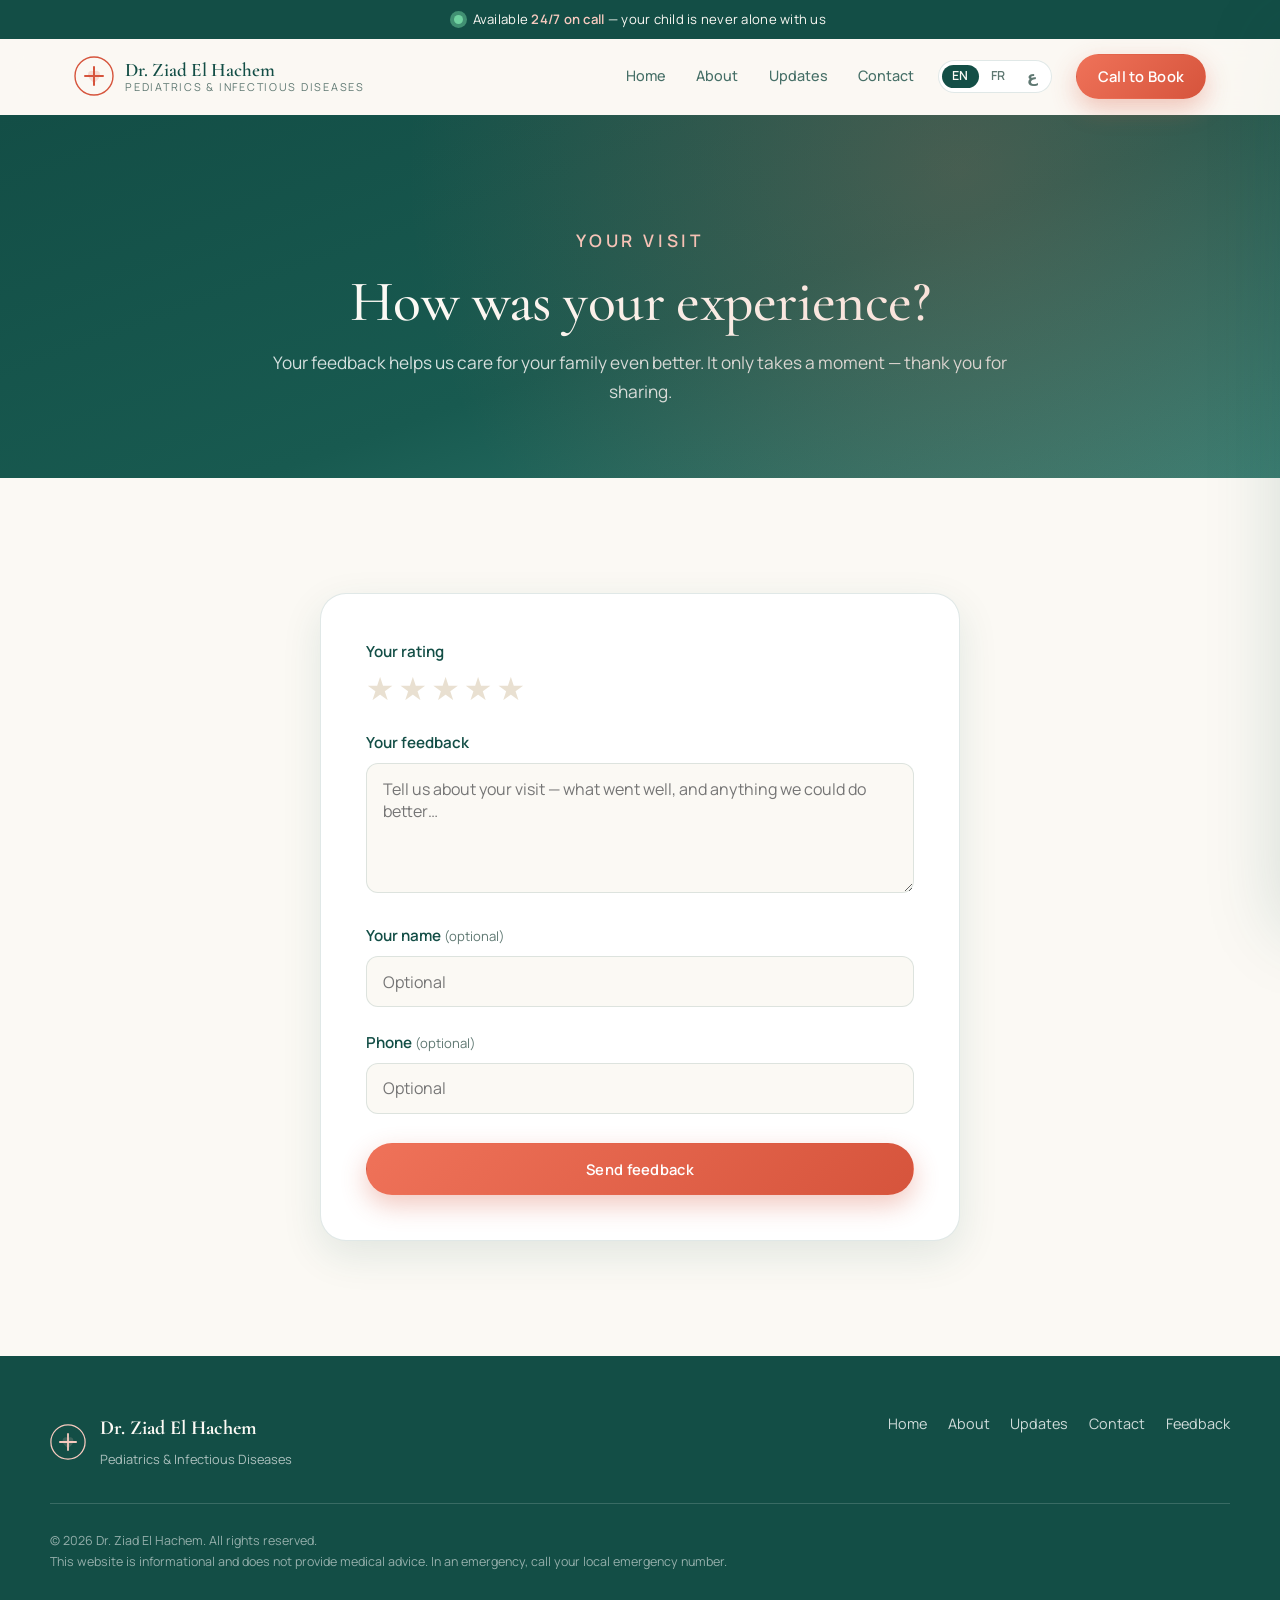
<file: feedback.html>
<!DOCTYPE html>
<html lang="en" dir="ltr">
<head>
  <meta charset="UTF-8" />
  <meta name="viewport" content="width=device-width, initial-scale=1.0" />
  <title>Leave Feedback — Dr. Ziad El Hachem</title>
  <meta name="description" content="Share feedback about your visit to Dr. Ziad El Hachem's clinic in Jbeil." />
  <meta name="theme-color" content="#134e46" />
  <link rel="preconnect" href="https://fonts.googleapis.com" />
  <link rel="preconnect" href="https://fonts.gstatic.com" crossorigin />
  <link href="https://fonts.googleapis.com/css2?family=Cormorant+Garamond:ital,wght@0,400;0,500;0,600;1,400&family=Manrope:wght@300;400;500;600;700&family=Amiri:wght@400;700&family=Tajawal:wght@300;400;500;700&display=swap" rel="stylesheet" />
  <link rel="stylesheet" href="css/styles.css?v=2" />
</head>
<body>

  <div class="topbar">
    <div class="topbar__inner">
      <span class="pulse" aria-hidden="true"></span>
      <span data-i18n-html="topbar">Available <strong>24/7 on call</strong> — your child is never alone with us</span>
    </div>
  </div>

  <header class="nav" id="nav">
    <div class="nav__inner">
      <a href="index.html" class="brand" aria-label="Dr. Ziad El Hachem — home">
        <span class="brand__mark" aria-hidden="true"><svg viewBox="0 0 40 40" width="40" height="40"><use href="#logo-mark"></use></svg></span>
        <span class="brand__text">
          <span class="brand__name">Dr. Ziad El Hachem</span>
          <span class="brand__role" data-i18n="brand.role">Pediatrics &amp; Infectious Diseases</span>
        </span>
      </a>
      <nav class="nav__links" aria-label="Primary">
        <a href="index.html" data-i18n="nav.home">Home</a>
        <a href="about.html" data-i18n="nav.about">About</a>
        <a href="updates.html" data-i18n="nav.updates">Updates</a>
        <a href="contact.html" data-i18n="nav.contact">Contact</a>
      </nav>
      <div class="lang-switch nav__lang" id="langSwitch" role="group" aria-label="Language">
        <button type="button" data-lang="en">EN</button>
        <button type="button" data-lang="fr">FR</button>
        <button type="button" data-lang="ar" lang="ar">ع</button>
      </div>
      <a href="contact.html" class="btn btn--gold nav__cta" data-i18n="nav.cta">Call to Book</a>
      <button class="nav__burger" id="burger" aria-label="Open menu" aria-expanded="false"><span></span><span></span><span></span></button>
    </div>
  </header>

  <div class="mobile-menu" id="mobileMenu" aria-hidden="true">
    <a href="index.html" data-i18n="nav.home">Home</a>
    <a href="about.html" data-i18n="nav.about">About</a>
    <a href="updates.html" data-i18n="nav.updates">Updates</a>
    <a href="contact.html" data-i18n="nav.contact">Contact</a>
    <a href="feedback.html" data-i18n="nav.feedback">Feedback</a>
    <div class="lang-switch mobile-menu__lang" role="group" aria-label="Language">
      <button type="button" data-lang="en">EN</button>
      <button type="button" data-lang="fr">FR</button>
      <button type="button" data-lang="ar" lang="ar">ع</button>
    </div>
    <a href="contact.html" class="btn btn--gold" data-i18n="nav.cta">Call to Book</a>
  </div>

  <main>
    <section class="page-hero">
      <div class="page-hero__inner reveal">
        <p class="eyebrow" data-i18n="fb.kicker">Your visit</p>
        <h1 data-i18n="fb.h1">How was your experience?</h1>
        <p data-i18n="fb.sub">Your feedback helps us care for your family even better. It only takes a moment — thank you for sharing.</p>
      </div>
    </section>

    <section class="section">
      <div class="fb-wrap">
        <!-- Netlify Forms: submissions appear in your Netlify dashboard + email.
             To use a different host, see README (Formspree alternative). -->
        <form class="fb-form" id="feedbackForm" name="feedback" method="POST" data-netlify="true" netlify-honeypot="bot-field">
          <input type="hidden" name="form-name" value="feedback" />
          <p hidden><label>Don't fill this out: <input name="bot-field" /></label></p>

          <div class="field">
            <label data-i18n="fb.rating">Your rating</label>
            <div class="stars" role="radiogroup" aria-label="Rating">
              <input type="radio" id="star5" name="rating" value="5" /><label for="star5" title="5">★</label>
              <input type="radio" id="star4" name="rating" value="4" /><label for="star4" title="4">★</label>
              <input type="radio" id="star3" name="rating" value="3" /><label for="star3" title="3">★</label>
              <input type="radio" id="star2" name="rating" value="2" /><label for="star2" title="2">★</label>
              <input type="radio" id="star1" name="rating" value="1" /><label for="star1" title="1">★</label>
            </div>
          </div>

          <div class="field">
            <label for="fb-msg" data-i18n="fb.msg.label">Your feedback</label>
            <textarea id="fb-msg" name="message" data-i18n-placeholder="fb.msg.ph" placeholder="Tell us about your visit…" required></textarea>
          </div>

          <div class="field">
            <label for="fb-name">
              <span data-i18n="fb.name.label">Your name</span>
              <span class="opt">(<span data-i18n="fb.optional">optional</span>)</span>
            </label>
            <input type="text" id="fb-name" name="name" data-i18n-placeholder="fb.name.ph" placeholder="Optional" />
          </div>

          <div class="field">
            <label for="fb-phone">
              <span data-i18n="fb.phone.label">Phone</span>
              <span class="opt">(<span data-i18n="fb.optional">optional</span>)</span>
            </label>
            <input type="tel" id="fb-phone" name="phone" data-i18n-placeholder="fb.phone.ph" placeholder="Optional" />
          </div>

          <button type="submit" class="btn btn--gold" data-i18n="fb.submit">Send feedback</button>
        </form>

        <div class="fb-thanks" id="feedbackThanks">
          <div class="check"><svg viewBox="0 0 24 24" width="34" height="34"><use href="#icon-check"></use></svg></div>
          <h2 data-i18n="fb.thanks.title">Thank you!</h2>
          <p data-i18n="fb.thanks.msg">Your feedback has been received. We're grateful you took the time.</p>
        </div>
      </div>
    </section>
  </main>

  <footer class="footer">
    <div class="footer__inner">
      <div class="footer__brand">
        <span class="brand__mark" aria-hidden="true"><svg viewBox="0 0 40 40" width="36" height="36"><use href="#logo-mark"></use></svg></span>
        <div><strong>Dr. Ziad El Hachem</strong><span data-i18n="brand.role">Pediatrics &amp; Infectious Diseases · Jbeil, Lebanon</span></div>
      </div>
      <nav class="footer__links" aria-label="Footer">
        <a href="index.html" data-i18n="nav.home">Home</a>
        <a href="about.html" data-i18n="nav.about">About</a>
        <a href="updates.html" data-i18n="nav.updates">Updates</a>
        <a href="contact.html" data-i18n="nav.contact">Contact</a>
        <a href="feedback.html" data-i18n="nav.feedback">Feedback</a>
      </nav>
      <p class="footer__legal">© <span id="year"></span> Dr. Ziad El Hachem. <span data-i18n="footer.rights">All rights reserved.</span><br />
        <span data-i18n="footer.disc">This website is informational and does not provide medical advice. In an emergency, call your local emergency number.</span></p>
    </div>
  </footer>

  <svg width="0" height="0" style="position:absolute" aria-hidden="true"><defs>
    <symbol id="logo-mark" viewBox="0 0 40 40"><circle cx="20" cy="20" r="19" fill="none" stroke="currentColor" stroke-width="1.4"/><path d="M20 11v18M11 20h18" stroke="currentColor" stroke-width="2" stroke-linecap="round"/><path d="M20 27c4-3 6-5.5 6-8.4A3.4 3.4 0 0 0 20 16a3.4 3.4 0 0 0-6 2.6c0 2.9 2 5.4 6 8.4Z" fill="currentColor" opacity=".18"/></symbol>
    <symbol id="icon-check" viewBox="0 0 24 24" fill="none" stroke="currentColor" stroke-width="2.2" stroke-linecap="round" stroke-linejoin="round"><path d="m5 12 4.5 4.5L19 7"/></symbol>
  </defs></svg>

  <script src="js/i18n.js?v=2"></script>
  <script src="js/main.js?v=2"></script>
</body>
</html>
</file>
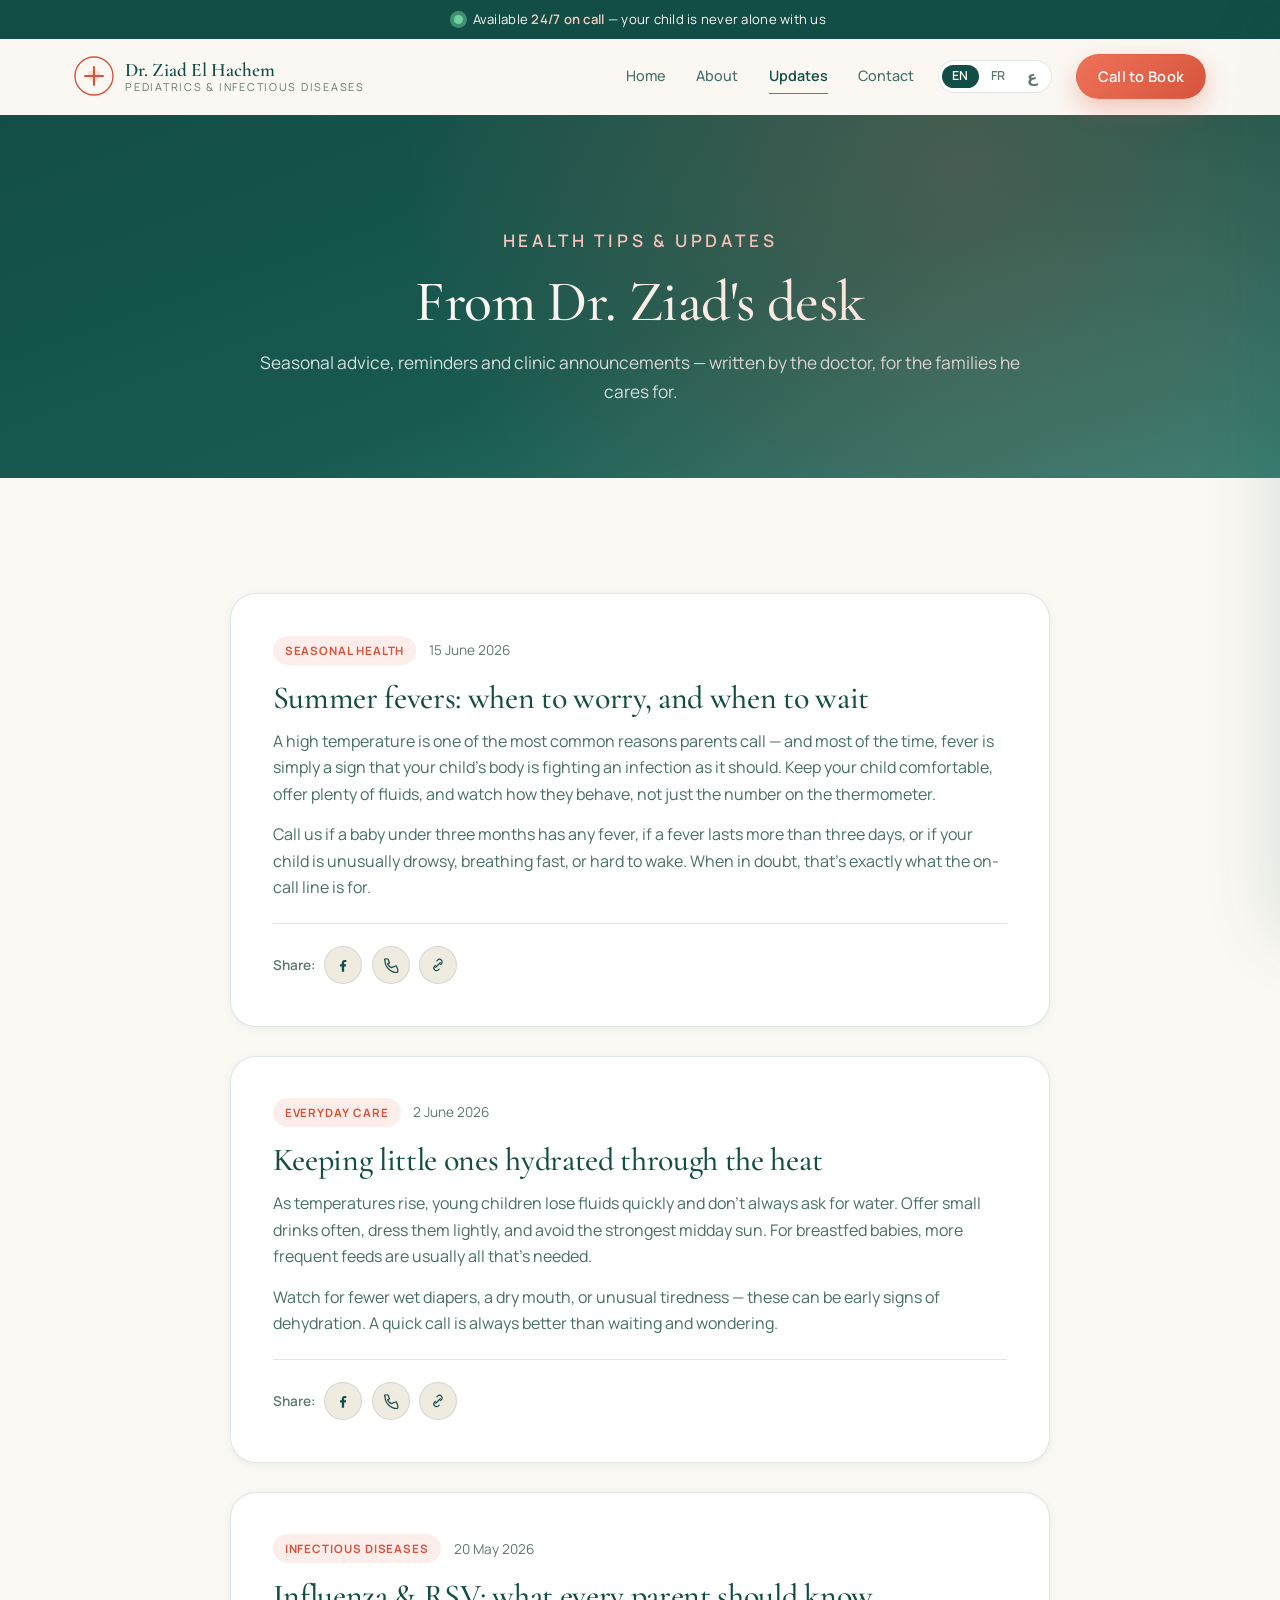
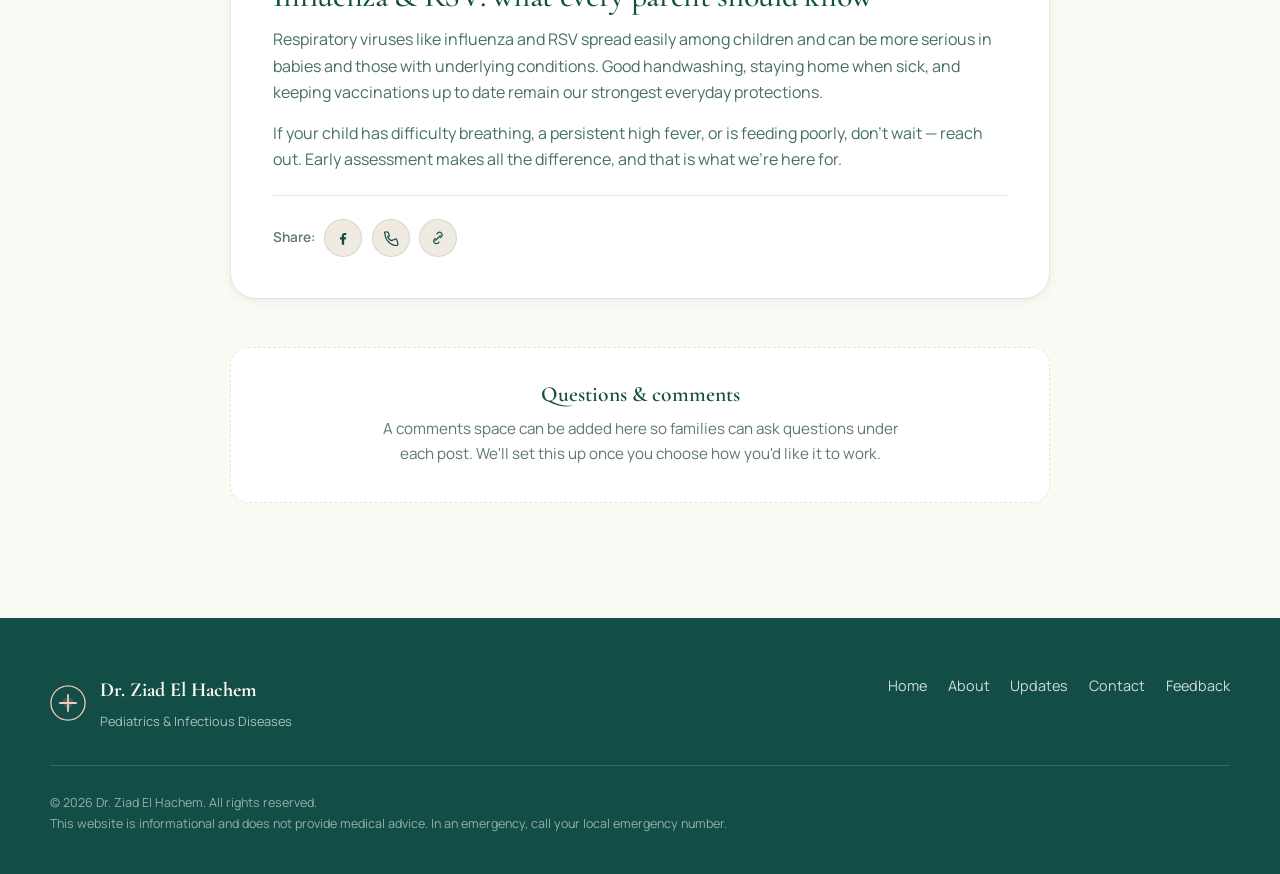
<file: updates.html>
<!DOCTYPE html>
<html lang="en" dir="ltr">
<head>
  <meta charset="UTF-8" />
  <meta name="viewport" content="width=device-width, initial-scale=1.0" />
  <title>Updates &amp; Health Tips — Dr. Ziad El Hachem</title>
  <meta name="description" content="Health tips, seasonal advice and clinic announcements from Dr. Ziad El Hachem, pediatrics & infectious diseases specialist in Jbeil." />
  <meta name="theme-color" content="#134e46" />
  <link rel="preconnect" href="https://fonts.googleapis.com" />
  <link rel="preconnect" href="https://fonts.gstatic.com" crossorigin />
  <link href="https://fonts.googleapis.com/css2?family=Cormorant+Garamond:ital,wght@0,400;0,500;0,600;1,400&family=Manrope:wght@300;400;500;600;700&family=Amiri:wght@400;700&family=Tajawal:wght@300;400;500;700&display=swap" rel="stylesheet" />
  <link rel="stylesheet" href="css/styles.css?v=2" />
</head>
<body>

  <div class="topbar">
    <div class="topbar__inner">
      <span class="pulse" aria-hidden="true"></span>
      <span data-i18n-html="topbar">Available <strong>24/7 on call</strong> — your child is never alone with us</span>
    </div>
  </div>

  <header class="nav" id="nav">
    <div class="nav__inner">
      <a href="index.html" class="brand" aria-label="Dr. Ziad El Hachem — home">
        <span class="brand__mark" aria-hidden="true"><svg viewBox="0 0 40 40" width="40" height="40"><use href="#logo-mark"></use></svg></span>
        <span class="brand__text">
          <span class="brand__name">Dr. Ziad El Hachem</span>
          <span class="brand__role" data-i18n="brand.role">Pediatrics &amp; Infectious Diseases</span>
        </span>
      </a>
      <nav class="nav__links" aria-label="Primary">
        <a href="index.html" data-i18n="nav.home">Home</a>
        <a href="about.html" data-i18n="nav.about">About</a>
        <a href="updates.html" class="is-active" data-i18n="nav.updates">Updates</a>
        <a href="contact.html" data-i18n="nav.contact">Contact</a>
      </nav>
      <div class="lang-switch nav__lang" id="langSwitch" role="group" aria-label="Language">
        <button type="button" data-lang="en">EN</button>
        <button type="button" data-lang="fr">FR</button>
        <button type="button" data-lang="ar" lang="ar">ع</button>
      </div>
      <a href="contact.html" class="btn btn--gold nav__cta" data-i18n="nav.cta">Call to Book</a>
      <button class="nav__burger" id="burger" aria-label="Open menu" aria-expanded="false"><span></span><span></span><span></span></button>
    </div>
  </header>

  <div class="mobile-menu" id="mobileMenu" aria-hidden="true">
    <a href="index.html" data-i18n="nav.home">Home</a>
    <a href="about.html" data-i18n="nav.about">About</a>
    <a href="updates.html" data-i18n="nav.updates">Updates</a>
    <a href="contact.html" data-i18n="nav.contact">Contact</a>
    <div class="lang-switch mobile-menu__lang" role="group" aria-label="Language">
      <button type="button" data-lang="en">EN</button>
      <button type="button" data-lang="fr">FR</button>
      <button type="button" data-lang="ar" lang="ar">ع</button>
    </div>
    <a href="contact.html" class="btn btn--gold" data-i18n="nav.cta">Call to Book</a>
  </div>

  <main>
    <section class="page-hero">
      <div class="page-hero__inner reveal">
        <p class="eyebrow" data-i18n="upd.kicker">Health tips &amp; updates</p>
        <h1 data-i18n="upd.h1">From Dr. Ziad's desk</h1>
        <p data-i18n="upd.sub">Seasonal advice, reminders and clinic announcements — written by the doctor, for the families he cares for.</p>
      </div>
    </section>

    <section class="section">
      <div class="section__inner">
        <div class="posts">

          <!-- POST 1 -->
          <article class="post reveal">
            <div class="post__meta">
              <span class="post__tag" data-i18n="post1.tag">Seasonal health</span>
              <span class="post__date" data-i18n="post1.date">15 June 2026</span>
            </div>
            <h2 data-i18n="post1.title">Summer fevers: when to worry, and when to wait</h2>
            <p data-i18n="post1.body1">A high temperature is one of the most common reasons parents call — and most of the time, fever is simply a sign that your child's body is fighting an infection as it should. Keep your child comfortable, offer plenty of fluids, and watch how they behave, not just the number on the thermometer.</p>
            <p data-i18n="post1.body2">Call us if a baby under three months has any fever, if a fever lasts more than three days, or if your child is unusually drowsy, breathing fast, or hard to wake. When in doubt, that's exactly what the on-call line is for.</p>
            <div class="post__share">
              <span data-i18n="post.share">Share:</span>
              <a class="share-btn" data-share="facebook" href="#" aria-label="Share on Facebook"><svg viewBox="0 0 24 24" width="18" height="18"><use href="#icon-facebook"></use></svg></a>
              <a class="share-btn" data-share="whatsapp" href="#" aria-label="Share on WhatsApp"><svg viewBox="0 0 24 24" width="18" height="18"><use href="#icon-phone"></use></svg></a>
              <a class="share-btn" data-share="copy" href="#" aria-label="Copy link"><svg viewBox="0 0 24 24" width="18" height="18"><use href="#icon-link"></use></svg></a>
            </div>
          </article>

          <!-- POST 2 -->
          <article class="post reveal">
            <div class="post__meta">
              <span class="post__tag" data-i18n="post2.tag">Everyday care</span>
              <span class="post__date" data-i18n="post2.date">2 June 2026</span>
            </div>
            <h2 data-i18n="post2.title">Keeping little ones hydrated through the heat</h2>
            <p data-i18n="post2.body1">As temperatures rise, young children lose fluids quickly and don't always ask for water. Offer small drinks often, dress them lightly, and avoid the strongest midday sun. For breastfed babies, more frequent feeds are usually all that's needed.</p>
            <p data-i18n="post2.body2">Watch for fewer wet diapers, a dry mouth, or unusual tiredness — these can be early signs of dehydration. A quick call is always better than waiting and wondering.</p>
            <div class="post__share">
              <span data-i18n="post.share">Share:</span>
              <a class="share-btn" data-share="facebook" href="#" aria-label="Share on Facebook"><svg viewBox="0 0 24 24" width="18" height="18"><use href="#icon-facebook"></use></svg></a>
              <a class="share-btn" data-share="whatsapp" href="#" aria-label="Share on WhatsApp"><svg viewBox="0 0 24 24" width="18" height="18"><use href="#icon-phone"></use></svg></a>
              <a class="share-btn" data-share="copy" href="#" aria-label="Copy link"><svg viewBox="0 0 24 24" width="18" height="18"><use href="#icon-link"></use></svg></a>
            </div>
          </article>

          <!-- POST 3 -->
          <article class="post reveal">
            <div class="post__meta">
              <span class="post__tag" data-i18n="post3.tag">Infectious diseases</span>
              <span class="post__date" data-i18n="post3.date">20 May 2026</span>
            </div>
            <h2 data-i18n="post3.title">Influenza &amp; RSV: what every parent should know</h2>
            <p data-i18n="post3.body1">Respiratory viruses like influenza and RSV spread easily among children and can be more serious in babies and those with underlying conditions. Good handwashing, staying home when sick, and keeping vaccinations up to date remain our strongest everyday protections.</p>
            <p data-i18n="post3.body2">If your child has difficulty breathing, a persistent high fever, or is feeding poorly, don't wait — reach out. Early assessment makes all the difference, and that is what we're here for.</p>
            <div class="post__share">
              <span data-i18n="post.share">Share:</span>
              <a class="share-btn" data-share="facebook" href="#" aria-label="Share on Facebook"><svg viewBox="0 0 24 24" width="18" height="18"><use href="#icon-facebook"></use></svg></a>
              <a class="share-btn" data-share="whatsapp" href="#" aria-label="Share on WhatsApp"><svg viewBox="0 0 24 24" width="18" height="18"><use href="#icon-phone"></use></svg></a>
              <a class="share-btn" data-share="copy" href="#" aria-label="Copy link"><svg viewBox="0 0 24 24" width="18" height="18"><use href="#icon-link"></use></svg></a>
            </div>
          </article>

        </div>

        <!-- Comments area (to be connected — see README / pending your choice) -->
        <div class="comments reveal" id="comments">
          <h3 data-i18n="comments.title">Questions &amp; comments</h3>
          <p data-i18n="comments.sub">A comments space can be added here so families can ask questions under each post. We'll set this up once you choose how you'd like it to work.</p>
        </div>
      </div>
    </section>
  </main>

  <footer class="footer">
    <div class="footer__inner">
      <div class="footer__brand">
        <span class="brand__mark" aria-hidden="true"><svg viewBox="0 0 40 40" width="36" height="36"><use href="#logo-mark"></use></svg></span>
        <div><strong>Dr. Ziad El Hachem</strong><span data-i18n="brand.role">Pediatrics &amp; Infectious Diseases · Jbeil, Lebanon</span></div>
      </div>
      <nav class="footer__links" aria-label="Footer">
        <a href="index.html" data-i18n="nav.home">Home</a>
        <a href="about.html" data-i18n="nav.about">About</a>
        <a href="updates.html" data-i18n="nav.updates">Updates</a>
        <a href="contact.html" data-i18n="nav.contact">Contact</a>
        <a href="feedback.html" data-i18n="nav.feedback">Feedback</a>
      </nav>
      <p class="footer__legal">© <span id="year"></span> Dr. Ziad El Hachem. <span data-i18n="footer.rights">All rights reserved.</span><br />
        <span data-i18n="footer.disc">This website is informational and does not provide medical advice. In an emergency, call your local emergency number.</span></p>
    </div>
  </footer>

  <svg width="0" height="0" style="position:absolute" aria-hidden="true"><defs>
    <symbol id="logo-mark" viewBox="0 0 40 40"><circle cx="20" cy="20" r="19" fill="none" stroke="currentColor" stroke-width="1.4"/><path d="M20 11v18M11 20h18" stroke="currentColor" stroke-width="2" stroke-linecap="round"/><path d="M20 27c4-3 6-5.5 6-8.4A3.4 3.4 0 0 0 20 16a3.4 3.4 0 0 0-6 2.6c0 2.9 2 5.4 6 8.4Z" fill="currentColor" opacity=".18"/></symbol>
    <symbol id="icon-facebook" viewBox="0 0 24 24"><path fill="currentColor" d="M13.5 21v-7h2.3l.4-2.85h-2.7V9.3c0-.8.23-1.4 1.42-1.4H16.4V5.36c-.27-.04-1.18-.12-2.24-.12-2.22 0-3.74 1.36-3.74 3.84v2.07H8v2.85h2.42V21z"/></symbol>
    <symbol id="icon-phone" viewBox="0 0 24 24" fill="none" stroke="currentColor" stroke-width="1.6" stroke-linecap="round" stroke-linejoin="round"><path d="M5 4h3l2 5-2.5 1.5a11 11 0 0 0 5 5L19 13l2 5v3a1 1 0 0 1-1 1A16 16 0 0 1 4 6a1 1 0 0 1 1-2Z"/></symbol>
    <symbol id="icon-link" viewBox="0 0 24 24" fill="none" stroke="currentColor" stroke-width="1.6" stroke-linecap="round" stroke-linejoin="round"><path d="M9 15 15 9M10.5 6.5l1-1a3.5 3.5 0 0 1 5 5l-1 1M13.5 17.5l-1 1a3.5 3.5 0 0 1-5-5l1-1"/></symbol>
  </defs></svg>

  <script src="js/i18n.js?v=2"></script>
  <script src="js/main.js?v=2"></script>
</body>
</html>
</file>
<file: css/styles.css>
/* =========================================================
   Dr. Ziad El Hachem — Pediatric Care
   Luxurious informational website
   ========================================================= */

:root {
  /* Palette — fresh teal-green + warm coral + soft cream (pediatric, calm, trustworthy) */
  --ink:        #134e46;   /* deep teal-green */
  --ink-2:      #185a50;
  --ink-soft:   #466f67;
  --cream:      #fbf9f4;   /* warm paper */
  --cream-2:    #f0ebe0;
  --sand:       #e9e0d1;
  --gold:       #ef7259;   /* warm coral accent (kept var name for simplicity) */
  --gold-deep:  #d6543c;
  --gold-soft:  #f7cabf;
  --teal-glow:  #54a89b;
  --white:      #ffffff;
  --line:       rgba(19, 78, 70, 0.13);
  --line-light: rgba(255, 255, 255, 0.16);
  --muted:      #5f7872;

  --shadow-sm: 0 2px 10px rgba(19, 78, 70, 0.07);
  --shadow-md: 0 14px 40px rgba(19, 78, 70, 0.11);
  --shadow-lg: 0 30px 70px rgba(19, 78, 70, 0.17);

  --serif: "Cormorant Garamond", Georgia, "Times New Roman", serif;
  --sans:  "Manrope", system-ui, -apple-system, "Segoe UI", sans-serif;

  --maxw: 1180px;
  --radius: 18px;
  --radius-lg: 26px;
  --ease: cubic-bezier(0.22, 0.61, 0.36, 1);
}

* { box-sizing: border-box; margin: 0; padding: 0; }

html { scroll-behavior: smooth; scroll-padding-top: 100px; }

body {
  font-family: var(--sans);
  color: var(--ink);
  background: var(--cream);
  line-height: 1.65;
  font-weight: 400;
  -webkit-font-smoothing: antialiased;
  overflow-x: hidden;
}

img { max-width: 100%; display: block; }
a { color: inherit; text-decoration: none; }

h1, h2, h3 { font-family: var(--serif); font-weight: 500; line-height: 1.08; letter-spacing: -0.01em; }
h2 { font-size: clamp(2rem, 4.4vw, 3.2rem); }
h3 { font-size: 1.35rem; font-weight: 600; letter-spacing: 0; }

.eyebrow {
  font-family: var(--sans);
  text-transform: uppercase;
  letter-spacing: 0.22em;
  font-size: 0.72rem;
  font-weight: 600;
  color: var(--gold-deep);
  margin-bottom: 1rem;
}

.accent { color: var(--gold-deep); font-style: italic; }
.note { font-size: 0.85rem; color: var(--muted); margin-top: 1.4rem; }

/* ---------- Buttons ---------- */
.btn {
  display: inline-flex;
  align-items: center;
  justify-content: center;
  gap: 0.5rem;
  font-family: var(--sans);
  font-weight: 600;
  font-size: 0.92rem;
  letter-spacing: 0.02em;
  padding: 0.95rem 1.8rem;
  border-radius: 999px;
  cursor: pointer;
  border: 1.5px solid transparent;
  transition: transform 0.35s var(--ease), box-shadow 0.35s var(--ease),
              background 0.35s var(--ease), color 0.35s var(--ease);
  white-space: nowrap;
}
.btn--sm { padding: 0.6rem 1.2rem; font-size: 0.82rem; }
.btn--gold {
  background: linear-gradient(135deg, var(--gold) 0%, var(--gold-deep) 100%);
  color: #fff;
  box-shadow: 0 10px 26px rgba(214, 84, 60, 0.32);
}
.btn--gold:hover { transform: translateY(-3px); box-shadow: 0 18px 38px rgba(214, 84, 60, 0.42); }
.btn--ghost {
  background: transparent;
  border-color: currentColor;
  color: var(--ink);
}
.btn--ghost:hover { background: var(--ink); color: var(--cream); border-color: var(--ink); transform: translateY(-3px); }

/* ---------- Top bar ---------- */
.topbar {
  background: var(--ink);
  color: var(--cream);
  font-size: 0.82rem;
  letter-spacing: 0.02em;
}
.topbar__inner {
  max-width: var(--maxw);
  margin: 0 auto;
  padding: 0.55rem 1.5rem;
  display: flex;
  align-items: center;
  justify-content: center;
  gap: 0.6rem;
}
.topbar strong { color: var(--gold-soft); font-weight: 600; }

.pulse {
  width: 9px; height: 9px; border-radius: 50%;
  background: #6fd1a0; position: relative; flex: none;
}
.pulse::after {
  content: ""; position: absolute; inset: -4px; border-radius: 50%;
  background: #6fd1a0; opacity: 0.5; animation: pulse 2s infinite;
}
.pulse--gold { background: var(--gold); }
.pulse--gold::after { background: var(--gold); }
@keyframes pulse { 0% { transform: scale(0.7); opacity: 0.6; } 70%, 100% { transform: scale(2.2); opacity: 0; } }

/* ---------- Navigation ---------- */
.nav {
  position: sticky; top: 0; z-index: 50;
  background: rgba(251, 248, 243, 0.82);
  backdrop-filter: saturate(150%) blur(14px);
  border-bottom: 1px solid transparent;
  transition: box-shadow 0.4s var(--ease), border-color 0.4s var(--ease), background 0.4s var(--ease);
}
.nav.is-scrolled { box-shadow: var(--shadow-sm); border-color: var(--line); }
.nav__inner {
  max-width: var(--maxw); margin: 0 auto;
  padding: 0.9rem 1.5rem;
  display: flex; align-items: center; gap: 1.5rem;
}
.brand { display: flex; align-items: center; gap: 0.7rem; }
.brand__mark { color: var(--gold-deep); display: grid; place-items: center; }
.brand__text { display: flex; flex-direction: column; line-height: 1.15; }
.brand__name { font-family: var(--serif); font-size: 1.2rem; font-weight: 600; }
.brand__role { font-size: 0.68rem; letter-spacing: 0.16em; text-transform: uppercase; color: var(--muted); }

.nav__links { display: flex; gap: 1.9rem; margin-left: auto; }
.nav__links a {
  font-size: 0.9rem; font-weight: 500; color: var(--ink-soft);
  position: relative; padding: 0.2rem 0; transition: color 0.3s;
}
.nav__links a::after {
  content: ""; position: absolute; left: 0; bottom: -3px; height: 1.5px; width: 0;
  background: var(--gold-deep); transition: width 0.35s var(--ease);
}
.nav__links a:hover { color: var(--ink); }
.nav__links a:hover::after { width: 100%; }
.nav__links a.is-active { color: var(--ink); font-weight: 600; }
.nav__links a.is-active::after { width: 100%; }
.nav__cta { padding: 0.6rem 1.3rem; }

/* Language switch */
.lang-switch {
  display: flex; gap: 2px; align-items: center;
  border: 1px solid var(--line); border-radius: 999px; padding: 3px;
  background: var(--white);
}
.lang-switch button {
  border: none; background: none; font-family: var(--sans);
  font-size: 0.78rem; font-weight: 600; letter-spacing: 0.03em;
  padding: 0.32rem 0.62rem; border-radius: 999px; cursor: pointer;
  color: var(--muted); line-height: 1; transition: background 0.3s var(--ease), color 0.3s var(--ease);
}
.lang-switch button[data-lang="ar"] { font-size: 0.95rem; }
.lang-switch button:hover { color: var(--ink); }
.lang-switch button.is-active { background: var(--ink); color: var(--cream); }
.mobile-menu__lang { margin-top: 1.4rem; align-self: flex-start; background: rgba(255,255,255,0.08); border-color: var(--line-light); }
.mobile-menu__lang button { color: rgba(255,255,255,0.7); }
.mobile-menu__lang button.is-active { background: var(--gold); color: #fff; }

.nav__burger {
  display: none; flex-direction: column; gap: 5px; background: none; border: none;
  cursor: pointer; padding: 6px; margin-left: auto;
}
.nav__burger span { width: 24px; height: 2px; background: var(--ink); border-radius: 2px; transition: 0.3s var(--ease); }
.nav__burger.is-open span:nth-child(1) { transform: translateY(7px) rotate(45deg); }
.nav__burger.is-open span:nth-child(2) { opacity: 0; }
.nav__burger.is-open span:nth-child(3) { transform: translateY(-7px) rotate(-45deg); }

/* ---------- Mobile menu ---------- */
.mobile-menu {
  position: fixed; inset: 0 0 0 auto; width: min(82%, 340px);
  background: var(--ink); color: var(--cream); z-index: 49;
  transform: translateX(100%); transition: transform 0.45s var(--ease);
  display: flex; flex-direction: column; gap: 0.4rem;
  padding: 6rem 2rem 2rem; box-shadow: var(--shadow-lg);
}
.mobile-menu.is-open { transform: translateX(0); }
.mobile-menu a { padding: 0.85rem 0; font-size: 1.1rem; border-bottom: 1px solid var(--line-light); }
.mobile-menu .btn { margin-top: 1.2rem; }

/* ---------- Layout helpers ---------- */
.section { padding: clamp(4rem, 9vw, 7.5rem) 1.5rem; }
.section__inner { max-width: var(--maxw); margin: 0 auto; }
.section__head { max-width: 760px; margin: 0 auto 3.5rem; text-align: center; }
.section__sub { color: var(--muted); font-size: 1.08rem; margin-top: 1.1rem; }

/* ---------- Hero ---------- */
.hero {
  position: relative;
  display: grid;
  grid-template-columns: 1.15fr 0.85fr;
  gap: 3rem;
  align-items: center;
  max-width: var(--maxw);
  margin: 0 auto;
  padding: clamp(3rem, 7vw, 6rem) 1.5rem clamp(4rem, 8vw, 6rem);
}
.hero__glow {
  position: absolute; top: -10%; right: -5%; width: 60vw; height: 60vw; max-width: 760px; max-height: 760px;
  background: radial-gradient(circle at 60% 40%, rgba(84,168,155,0.18), transparent 62%),
              radial-gradient(circle at 30% 70%, rgba(239,114,89,0.16), transparent 60%);
  filter: blur(8px); z-index: -1; pointer-events: none;
}
.hero__title { font-size: clamp(2.6rem, 6vw, 4.6rem); margin-bottom: 1.6rem; }
.hero__lead { font-size: 1.12rem; color: var(--ink-soft); max-width: 36rem; }
.hero__lead strong { color: var(--ink); font-weight: 600; }
.hero__actions { display: flex; flex-wrap: wrap; gap: 1rem; margin: 2.2rem 0 1.6rem; }
.hero__assurance {
  display: inline-flex; align-items: center; gap: 0.6rem;
  font-size: 0.9rem; color: var(--ink-soft);
  background: var(--white); border: 1px solid var(--line);
  padding: 0.6rem 1.1rem; border-radius: 999px; box-shadow: var(--shadow-sm);
}

/* Portrait */
.hero__portrait { display: grid; place-items: center; }
.portrait-frame { position: relative; width: 100%; max-width: 380px; }
.portrait-placeholder {
  aspect-ratio: 4 / 5;
  border-radius: var(--radius-lg);
  background: linear-gradient(160deg, var(--ink) 0%, var(--ink-2) 55%, var(--teal-glow) 130%);
  color: rgba(255,255,255,0.55);
  display: flex; flex-direction: column; align-items: center; justify-content: center; gap: 0.8rem;
  font-size: 0.85rem; letter-spacing: 0.05em;
  box-shadow: var(--shadow-lg);
  border: 1px solid rgba(255,255,255,0.08);
  position: relative; overflow: hidden;
}
.portrait-placeholder::before {
  content: ""; position: absolute; inset: 0;
  background: radial-gradient(circle at 70% 20%, rgba(201,162,74,0.22), transparent 55%);
}
.portrait-placeholder--lg { aspect-ratio: 1 / 1.05; border-radius: var(--radius); }
.portrait-badge {
  position: absolute; bottom: -22px; left: -22px;
  background: linear-gradient(135deg, var(--gold) 0%, var(--gold-deep) 100%);
  color: #fff; border-radius: 18px; padding: 1rem 1.3rem;
  display: flex; align-items: center; gap: 0.7rem; box-shadow: var(--shadow-md);
}
.portrait-badge strong { font-family: var(--serif); font-size: 2.1rem; line-height: 1; font-weight: 600; }
.portrait-badge span { font-size: 0.74rem; line-height: 1.2; font-weight: 600; }

/* ---------- Trust strip ---------- */
.trust { background: var(--ink); color: var(--cream); }
.trust__inner {
  max-width: var(--maxw); margin: 0 auto; padding: 2.6rem 1.5rem;
  display: grid; grid-template-columns: repeat(3, 1fr); gap: 1.5rem; text-align: center;
}
.trust__item { display: flex; flex-direction: column; gap: 0.3rem; position: relative; }
.trust__item:not(:last-child)::after {
  content: ""; position: absolute; right: -0.75rem; top: 15%; height: 70%; width: 1px; background: var(--line-light);
}
.trust__num { font-family: var(--serif); font-size: clamp(2rem, 4vw, 2.8rem); color: var(--gold-soft); font-weight: 600; }
.trust__label { font-size: 0.84rem; color: rgba(255,255,255,0.7); }

/* ---------- About ---------- */
.about__grid { display: grid; grid-template-columns: 0.9fr 1.1fr; gap: clamp(2rem, 5vw, 4.5rem); align-items: center; }
.about__media { position: relative; }
.about__photo { border-radius: var(--radius); overflow: hidden; }
.about__seal {
  position: absolute; top: -18px; right: -18px;
  width: 64px; height: 64px; border-radius: 50%;
  background: var(--white); color: var(--gold-deep);
  display: grid; place-items: center; box-shadow: var(--shadow-md);
  border: 1px solid var(--line);
}
.about__body p { color: var(--ink-soft); margin-top: 1rem; }
.about__body h2 { margin-top: 0.3rem; }
.about__points { list-style: none; margin-top: 1.8rem; display: grid; gap: 0.9rem; }
.about__points li { display: flex; align-items: center; gap: 0.8rem; font-weight: 500; }
.about__points svg { color: var(--gold-deep); flex: none; }

/* ---------- Philosophy ---------- */
.philosophy { background: linear-gradient(180deg, var(--cream) 0%, var(--cream-2) 100%); }
.cards { display: grid; grid-template-columns: repeat(4, 1fr); gap: 1.5rem; }
.card {
  background: var(--white); border: 1px solid var(--line); border-radius: var(--radius);
  padding: 2rem 1.6rem; box-shadow: var(--shadow-sm);
  transition: transform 0.4s var(--ease), box-shadow 0.4s var(--ease);
}
.card:hover { transform: translateY(-6px); box-shadow: var(--shadow-md); }
.card__icon {
  width: 54px; height: 54px; border-radius: 14px; display: grid; place-items: center;
  background: linear-gradient(135deg, var(--sand), var(--cream-2));
  color: var(--gold-deep); margin-bottom: 1.2rem;
}
.card h3 { margin-bottom: 0.5rem; }
.card p { color: var(--muted); font-size: 0.95rem; }

.pullquote {
  font-family: var(--serif); font-style: italic;
  font-size: clamp(1.6rem, 3.6vw, 2.6rem); line-height: 1.3;
  text-align: center; max-width: 820px; margin: 4rem auto 0; color: var(--ink);
  position: relative; padding-top: 1.5rem;
}
.pullquote::before {
  content: ""; display: block; width: 54px; height: 2px; background: var(--gold);
  margin: 0 auto 1.6rem;
}

/* ---------- Services ---------- */
.services__grid { display: grid; grid-template-columns: repeat(3, 1fr); gap: 1.4rem; }
.service {
  display: flex; gap: 1rem; align-items: flex-start;
  background: var(--white); border: 1px solid var(--line); border-radius: var(--radius);
  padding: 1.6rem; transition: border-color 0.35s var(--ease), transform 0.35s var(--ease);
}
.service:hover { border-color: var(--gold-soft); transform: translateY(-4px); }
.service > svg { color: var(--gold-deep); flex: none; margin-top: 3px; }
.service h3 { font-size: 1.1rem; margin-bottom: 0.3rem; }
.service p { color: var(--muted); font-size: 0.92rem; }

/* ---------- Hospitals ---------- */
.hospitals { background: linear-gradient(180deg, var(--cream-2) 0%, var(--cream) 100%); }
.hospitals__grid { display: grid; grid-template-columns: repeat(2, 1fr); gap: 1.6rem; max-width: 860px; margin: 0 auto; }
.hospital {
  text-align: center; background: var(--white); border: 1px solid var(--line);
  border-radius: var(--radius-lg); padding: 2.6rem 2rem; box-shadow: var(--shadow-sm);
  transition: transform 0.4s var(--ease), box-shadow 0.4s var(--ease);
}
.hospital:hover { transform: translateY(-6px); box-shadow: var(--shadow-md); }
.hospital__icon {
  width: 64px; height: 64px; margin: 0 auto 1.2rem; border-radius: 50%;
  display: grid; place-items: center; color: var(--ink);
  background: linear-gradient(135deg, var(--sand), var(--cream-2));
}
.hospital h3 { font-size: 1.4rem; }
.hospital__loc { color: var(--muted); font-size: 0.92rem; margin-top: 0.3rem; }
.hospital__days {
  margin-top: 1.2rem; padding-top: 1.2rem; border-top: 1px solid var(--line);
  font-size: 0.95rem; color: var(--ink-soft);
}
.hospital__days span { display: block; font-family: var(--serif); font-size: 1.2rem; color: var(--gold-deep); font-weight: 600; }
.note { text-align: center; }

/* ---------- Hours ---------- */
.hours__grid { display: grid; grid-template-columns: 1fr 1fr; gap: clamp(2rem, 5vw, 4rem); align-items: center; }
.hours__body p { color: var(--ink-soft); margin-top: 1rem; }
.oncall-card {
  display: flex; align-items: center; gap: 1rem; margin-top: 1.8rem;
  background: var(--ink); color: var(--cream); border-radius: var(--radius);
  padding: 1.3rem 1.5rem; box-shadow: var(--shadow-md);
}
.oncall-card strong { color: var(--gold-soft); font-size: 1.05rem; }
.oncall-card p { font-size: 0.88rem; color: rgba(255,255,255,0.75); margin: 0.2rem 0 0; }

.schedule { background: var(--white); border: 1px solid var(--line); border-radius: var(--radius); overflow: hidden; box-shadow: var(--shadow-sm); }
.schedule__row {
  display: grid; grid-template-columns: 1fr auto; gap: 0.5rem;
  padding: 1rem 1.5rem; align-items: center; border-bottom: 1px solid var(--line);
  font-size: 0.95rem;
}
.schedule__row:last-child { border-bottom: none; }
.schedule__row--head {
  background: var(--cream-2); font-weight: 600; font-size: 0.74rem;
  text-transform: uppercase; letter-spacing: 0.12em; color: var(--muted);
}
.schedule__row span:first-child { font-weight: 600; }
.schedule__row--muted { color: var(--muted); background: var(--cream); }
.schedule .am, .schedule .pm {
  justify-self: start; font-size: 0.78rem; font-weight: 600; padding: 0.2rem 0.7rem; border-radius: 999px;
}
.schedule .am { background: rgba(47,111,126,0.12); color: var(--teal-glow); }
.schedule .pm { background: rgba(201,162,74,0.16); color: var(--gold-deep); }

/* ---------- Contact ---------- */
.contact { background: linear-gradient(180deg, var(--cream) 0%, var(--cream-2) 100%); }
.contact__grid { display: grid; grid-template-columns: 1fr 1fr; gap: clamp(2rem, 5vw, 4rem); align-items: stretch; }
.contact__sub { color: var(--muted); margin: 1rem 0 2rem; }
.contact__list { list-style: none; display: grid; gap: 1.3rem; }
.contact__list li { display: flex; gap: 1rem; align-items: flex-start; }
.contact__ico {
  width: 46px; height: 46px; flex: none; border-radius: 12px; display: grid; place-items: center;
  background: var(--white); color: var(--gold-deep); border: 1px solid var(--line); box-shadow: var(--shadow-sm);
}
.contact__list strong { display: block; font-size: 0.95rem; }
.contact__list p { color: var(--muted); font-size: 0.95rem; margin: 0.1rem 0 0; }
.contact__list a:hover { color: var(--gold-deep); }
.contact__actions { display: flex; flex-wrap: wrap; gap: 1rem; margin-top: 2rem; }

.contact__map { border-radius: var(--radius-lg); overflow: hidden; box-shadow: var(--shadow-md); min-height: 380px; }
.contact__map iframe { width: 100%; height: 100%; border: 0; display: block; }
.map-placeholder {
  height: 100%; min-height: 380px; display: flex; flex-direction: column; align-items: center; justify-content: center; gap: 1rem;
  background: linear-gradient(160deg, var(--ink) 0%, var(--ink-2) 60%, var(--teal-glow) 130%);
  color: rgba(255,255,255,0.7); text-align: center; padding: 2rem;
}
.map-placeholder .btn--ghost { color: var(--cream); }
.map-placeholder .btn--ghost:hover { background: var(--cream); color: var(--ink); }

/* ---------- Footer ---------- */
.footer { background: var(--ink); color: var(--cream); padding: 3.5rem 1.5rem 2.5rem; }
.footer__inner { max-width: var(--maxw); margin: 0 auto; display: grid; grid-template-columns: 1fr auto; gap: 2rem 3rem; align-items: start; }
.footer__brand { display: flex; align-items: center; gap: 0.9rem; }
.footer__brand .brand__mark { color: var(--gold-soft); }
.footer__brand strong { font-family: var(--serif); font-size: 1.25rem; display: block; }
.footer__brand span { font-size: 0.8rem; color: rgba(255,255,255,0.65); }
.footer__links { display: flex; flex-wrap: wrap; gap: 1.3rem; }
.footer__links a { font-size: 0.9rem; color: rgba(255,255,255,0.8); transition: color 0.3s; }
.footer__links a:hover { color: var(--gold-soft); }
.footer__legal { grid-column: 1 / -1; font-size: 0.78rem; color: rgba(255,255,255,0.55); border-top: 1px solid var(--line-light); padding-top: 1.6rem; line-height: 1.7; }

/* ---------- Reveal animation ---------- */
.reveal { opacity: 0; transform: translateY(28px); transition: opacity 0.8s var(--ease), transform 0.8s var(--ease); }
.reveal.is-visible { opacity: 1; transform: none; }

/* ---------- Responsive ---------- */
@media (max-width: 980px) {
  .nav__links, .nav__cta, .nav__lang { display: none; }
  .nav__burger { display: flex; }
  .hero { grid-template-columns: 1fr; text-align: center; }
  .hero__lead { margin-left: auto; margin-right: auto; }
  .hero__actions, .hero__assurance { justify-content: center; }
  .hero__portrait { order: -1; margin-bottom: 1rem; }
  .portrait-frame { max-width: 300px; }
  .about__grid, .hours__grid, .contact__grid { grid-template-columns: 1fr; }
  .about__media { max-width: 420px; margin: 0 auto; }
  .cards { grid-template-columns: repeat(2, 1fr); }
  .services__grid { grid-template-columns: repeat(2, 1fr); }
}
@media (max-width: 620px) {
  .trust__inner { grid-template-columns: 1fr; gap: 2rem; }
  .trust__item::after { display: none !important; }
  .cards, .services__grid, .hospitals__grid { grid-template-columns: 1fr; }
  .footer__inner { grid-template-columns: 1fr; }
}

/* ---------- Sub-page banner ---------- */
.page-hero {
  position: relative; overflow: hidden;
  background: linear-gradient(160deg, var(--ink) 0%, var(--ink-2) 55%, var(--teal-glow) 150%);
  color: var(--cream); text-align: center;
  padding: clamp(3.5rem, 8vw, 6rem) 1.5rem clamp(3rem, 6vw, 4.5rem);
}
.page-hero::after {
  content: ""; position: absolute; inset: 0;
  background: radial-gradient(circle at 75% 15%, rgba(239,114,89,0.22), transparent 55%);
  pointer-events: none;
}
.page-hero__inner { position: relative; max-width: 760px; margin: 0 auto; }
.page-hero .eyebrow { color: var(--gold-soft); }
.page-hero h1 { font-size: clamp(2.4rem, 5.5vw, 3.6rem); }
.page-hero p { color: rgba(255,255,255,0.82); margin-top: 1rem; font-size: 1.08rem; }

/* ---------- Link arrow ---------- */
.link-arrow {
  display: inline-flex; align-items: center; gap: 0.5rem; margin-top: 1.6rem;
  font-weight: 600; color: var(--gold-deep); font-size: 0.95rem;
}
.link-arrow::after { content: "→"; transition: transform 0.3s var(--ease); }
.link-arrow:hover::after { transform: translateX(5px); }
[dir="rtl"] .link-arrow::after { content: "←"; }
[dir="rtl"] .link-arrow:hover::after { transform: translateX(-5px); }

/* ---------- CTA band ---------- */
.cta-band {
  background: linear-gradient(135deg, var(--ink) 0%, var(--ink-2) 100%);
  color: var(--cream); text-align: center; border-radius: var(--radius-lg);
  padding: clamp(2.5rem, 6vw, 4rem) 2rem; position: relative; overflow: hidden;
}
.cta-band::after {
  content: ""; position: absolute; inset: 0;
  background: radial-gradient(circle at 80% 20%, rgba(239,114,89,0.25), transparent 55%);
  pointer-events: none;
}
.cta-band > * { position: relative; }
.cta-band h2 { font-size: clamp(1.8rem, 4vw, 2.6rem); }
.cta-band p { color: rgba(255,255,255,0.8); margin: 1rem auto 2rem; max-width: 540px; }

/* ---------- Updates / posts ---------- */
.posts { display: grid; gap: 1.8rem; max-width: 820px; margin: 0 auto; }
.post {
  background: var(--white); border: 1px solid var(--line); border-radius: var(--radius-lg);
  padding: clamp(1.6rem, 4vw, 2.6rem); box-shadow: var(--shadow-sm);
  transition: box-shadow 0.4s var(--ease), transform 0.4s var(--ease);
}
.post:hover { box-shadow: var(--shadow-md); transform: translateY(-3px); }
.post__meta { display: flex; align-items: center; gap: 0.8rem; flex-wrap: wrap; margin-bottom: 1rem; }
.post__tag {
  font-size: 0.72rem; font-weight: 700; letter-spacing: 0.08em; text-transform: uppercase;
  color: var(--gold-deep); background: rgba(239,114,89,0.12); padding: 0.3rem 0.75rem; border-radius: 999px;
}
.post__date { font-size: 0.85rem; color: var(--muted); }
.post h2 { font-size: clamp(1.5rem, 3.4vw, 2rem); margin-bottom: 0.8rem; }
.post p { color: var(--ink-soft); margin-bottom: 0.9rem; }
.post__share { display: flex; align-items: center; gap: 0.6rem; margin-top: 1.4rem; padding-top: 1.4rem; border-top: 1px solid var(--line); flex-wrap: wrap; }
.post__share span { font-size: 0.85rem; color: var(--muted); font-weight: 600; }
.share-btn {
  width: 38px; height: 38px; border-radius: 50%; display: grid; place-items: center;
  background: var(--cream-2); color: var(--ink); border: 1px solid var(--line);
  transition: background 0.3s var(--ease), color 0.3s var(--ease), transform 0.3s var(--ease);
}
.share-btn:hover { background: var(--ink); color: var(--cream); transform: translateY(-2px); }
.share-btn.is-copied { background: var(--teal-glow); color: #fff; border-color: var(--teal-glow); }

/* Comments placeholder area */
.comments {
  max-width: 820px; margin: 3rem auto 0; padding: 2.2rem;
  border: 1px dashed var(--line); border-radius: var(--radius); background: var(--white);
  text-align: center;
}
.comments h3 { margin-bottom: 0.6rem; }
.comments p { color: var(--muted); font-size: 0.95rem; max-width: 520px; margin: 0 auto; }

/* Specialty chip on home hero */
.cred {
  display: inline-flex; align-items: center; gap: 0.55rem; margin-bottom: 1.4rem;
  background: var(--white); border: 1px solid var(--line); box-shadow: var(--shadow-sm);
  padding: 0.5rem 1rem; border-radius: 999px; font-size: 0.86rem; font-weight: 600; color: var(--ink);
}
.cred svg { color: var(--gold-deep); }

/* ---------- Feedback form ---------- */
.fb-wrap { max-width: 640px; margin: 0 auto; }
.fb-form {
  background: var(--white); border: 1px solid var(--line); border-radius: var(--radius-lg);
  padding: clamp(1.6rem, 4vw, 2.8rem); box-shadow: var(--shadow-md);
}
.field { margin-bottom: 1.4rem; }
.field > label { display: block; font-weight: 600; font-size: 0.95rem; margin-bottom: 0.5rem; }
.field .opt { color: var(--muted); font-weight: 400; font-size: 0.82rem; }
.field input, .field textarea {
  width: 100%; font-family: var(--sans); font-size: 1rem; color: var(--ink);
  background: var(--cream); border: 1px solid var(--line); border-radius: 12px;
  padding: 0.85rem 1rem; transition: border-color 0.3s var(--ease), background 0.3s var(--ease);
}
.field textarea { min-height: 130px; resize: vertical; }
.field input:focus, .field textarea:focus { outline: none; border-color: var(--gold); background: var(--white); }

/* Star rating */
.stars { display: inline-flex; flex-direction: row-reverse; gap: 0.25rem; }
.stars input { position: absolute; opacity: 0; pointer-events: none; }
.stars label {
  font-size: 2rem; line-height: 1; color: var(--sand); cursor: pointer;
  transition: color 0.15s var(--ease), transform 0.15s var(--ease);
}
.stars label:hover, .stars label:hover ~ label,
.stars input:checked ~ label { color: var(--gold); }
.stars label:hover { transform: scale(1.12); }
[dir="rtl"] .stars { flex-direction: row; }

.fb-form .btn { width: 100%; margin-top: 0.4rem; }
.fb-thanks {
  display: none; text-align: center; padding: 2rem 1rem;
}
.fb-thanks.is-shown { display: block; animation: fadeUp 0.6s var(--ease); }
.fb-thanks .check {
  width: 72px; height: 72px; margin: 0 auto 1.2rem; border-radius: 50%;
  display: grid; place-items: center; color: #fff;
  background: linear-gradient(135deg, var(--teal-glow), var(--ink));
}
.fb-thanks h2 { font-size: 1.9rem; }
.fb-thanks p { color: var(--muted); max-width: 420px; margin: 0.6rem auto 0; }
@keyframes fadeUp { from { opacity: 0; transform: translateY(18px); } to { opacity: 1; transform: none; } }
.fb-form.is-hidden { display: none; }

/* ---------- Arabic / RTL ---------- */
[dir="rtl"] { font-family: "Tajawal", var(--sans); }
[dir="rtl"] body { font-family: "Tajawal", var(--sans); }
[dir="rtl"] h1, [dir="rtl"] h2, [dir="rtl"] h3 { font-family: "Amiri", var(--serif); letter-spacing: 0; line-height: 1.25; }
[dir="rtl"] .accent { font-style: normal; }
[dir="rtl"] .pullquote { font-style: normal; }
[dir="rtl"] .eyebrow { letter-spacing: 0.04em; text-transform: none; }
[dir="rtl"] .brand__role { letter-spacing: 0; text-transform: none; }
[dir="rtl"] .schedule__row--head { letter-spacing: 0.02em; text-transform: none; }
[dir="rtl"] .trust__label { font-weight: 500; }

/* Mirror the few absolutely-positioned accents */
[dir="rtl"] .portrait-badge { left: auto; right: -22px; }
[dir="rtl"] .about__seal { right: auto; left: -18px; }
[dir="rtl"] .nav__links a::after { left: auto; right: 0; }
[dir="rtl"] .trust__item:not(:last-child)::after { right: auto; left: -0.75rem; }
[dir="rtl"] .service > svg,
[dir="rtl"] .about__points svg { transform: scaleX(-1); }

@media (prefers-reduced-motion: reduce) {
  * { animation: none !important; transition: none !important; }
  .reveal { opacity: 1; transform: none; }
  html { scroll-behavior: auto; }
}
</file>
